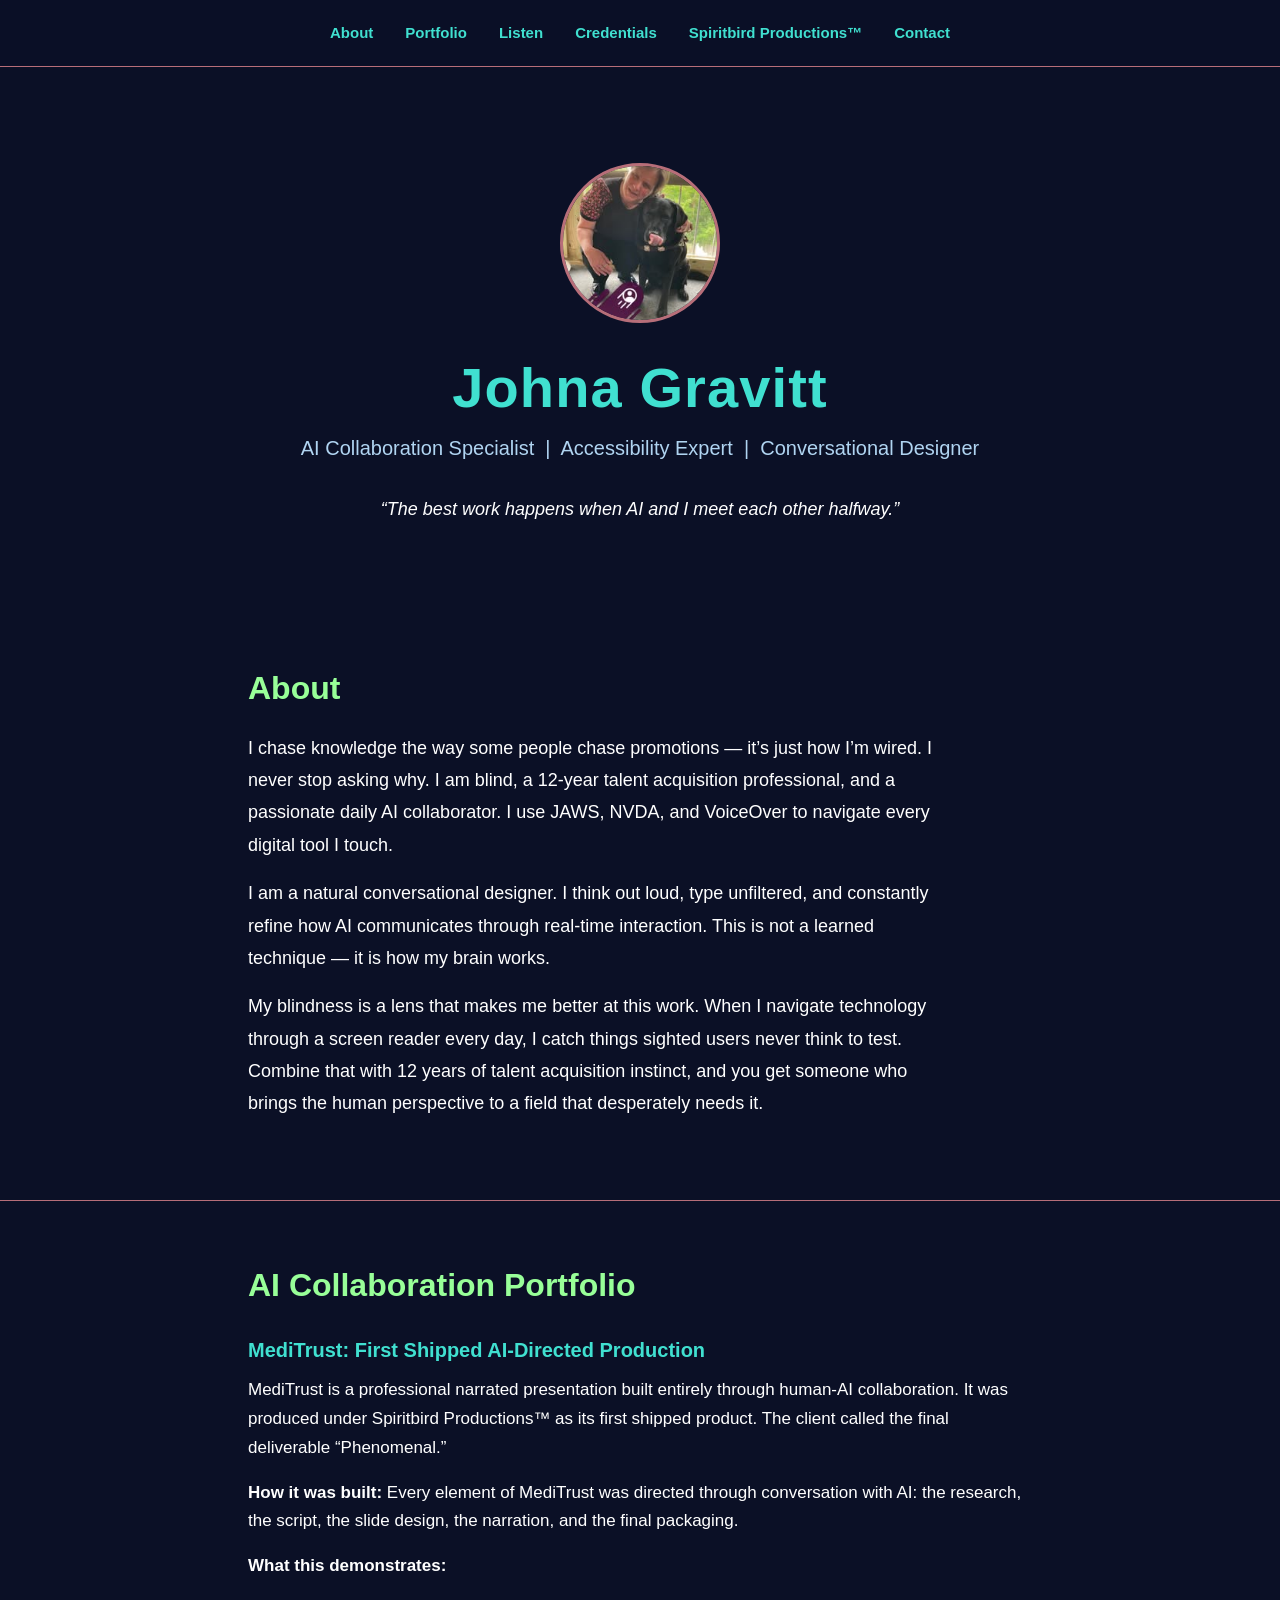
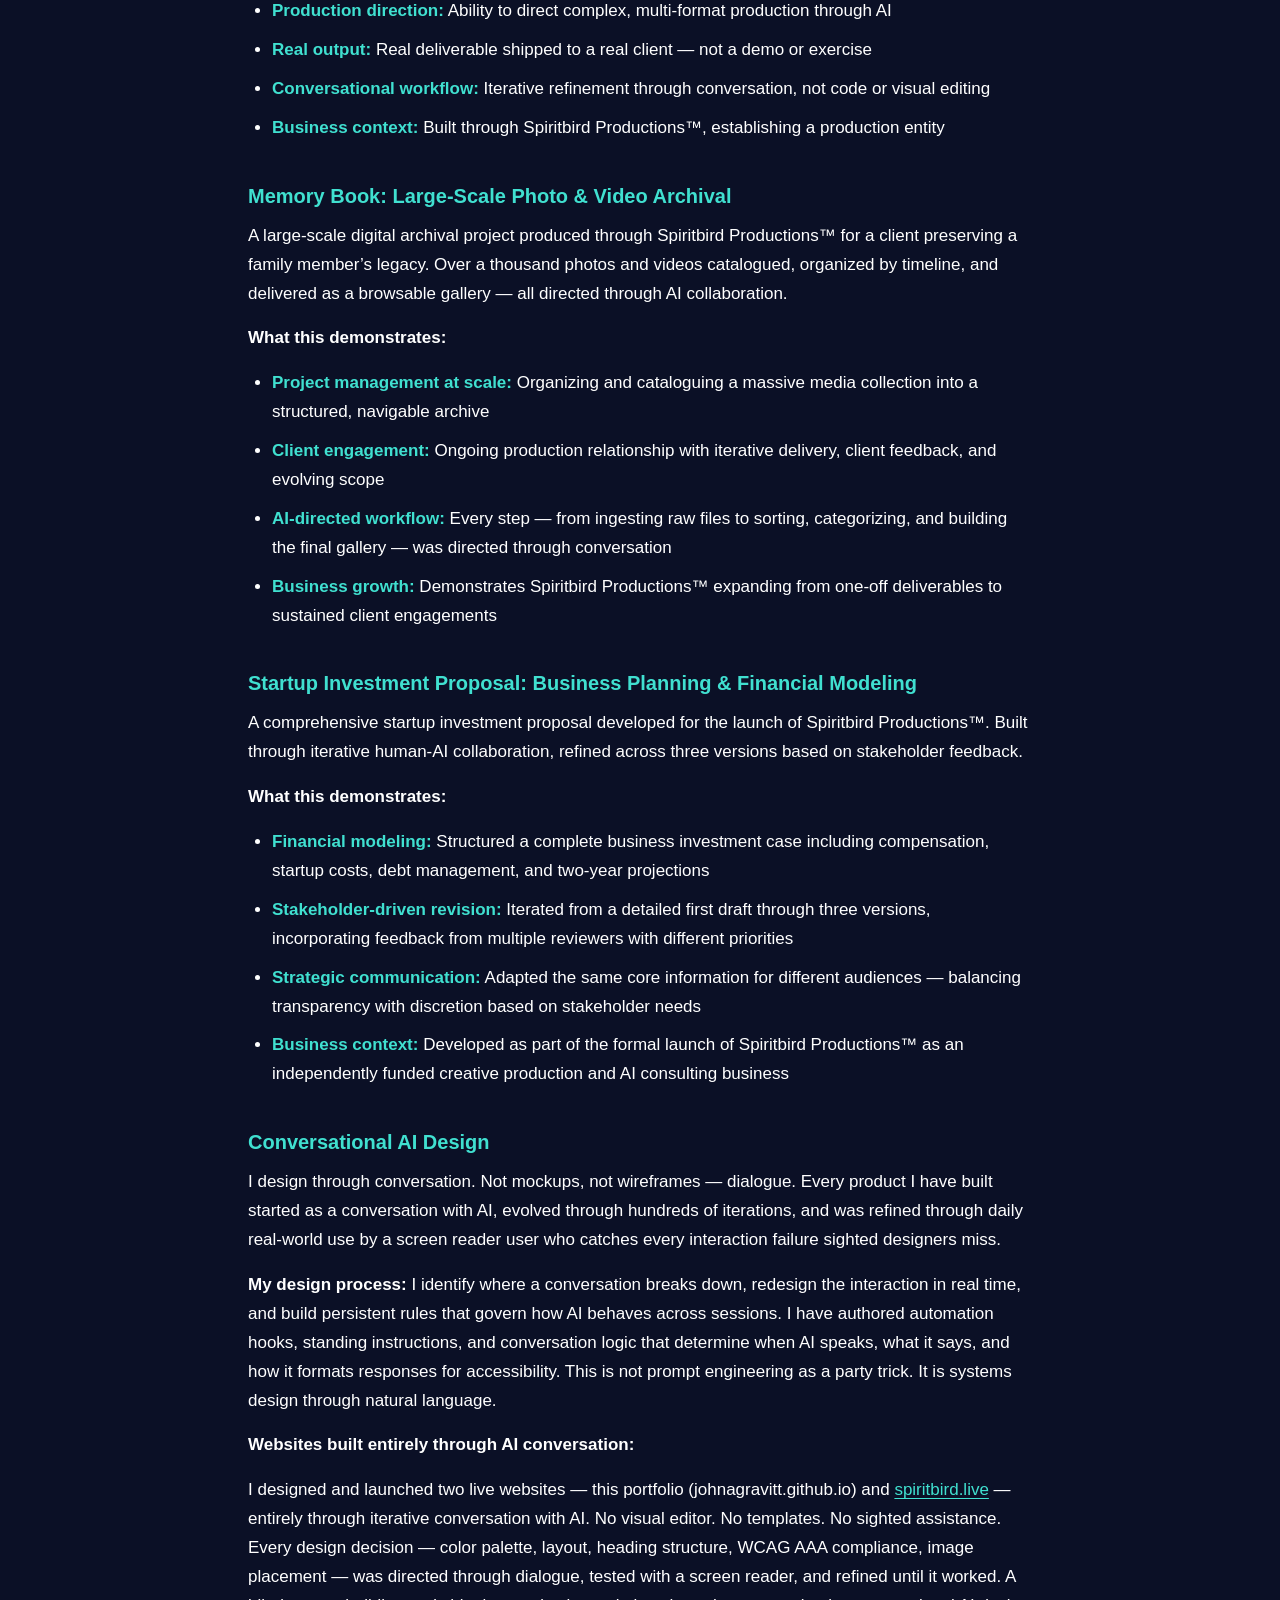
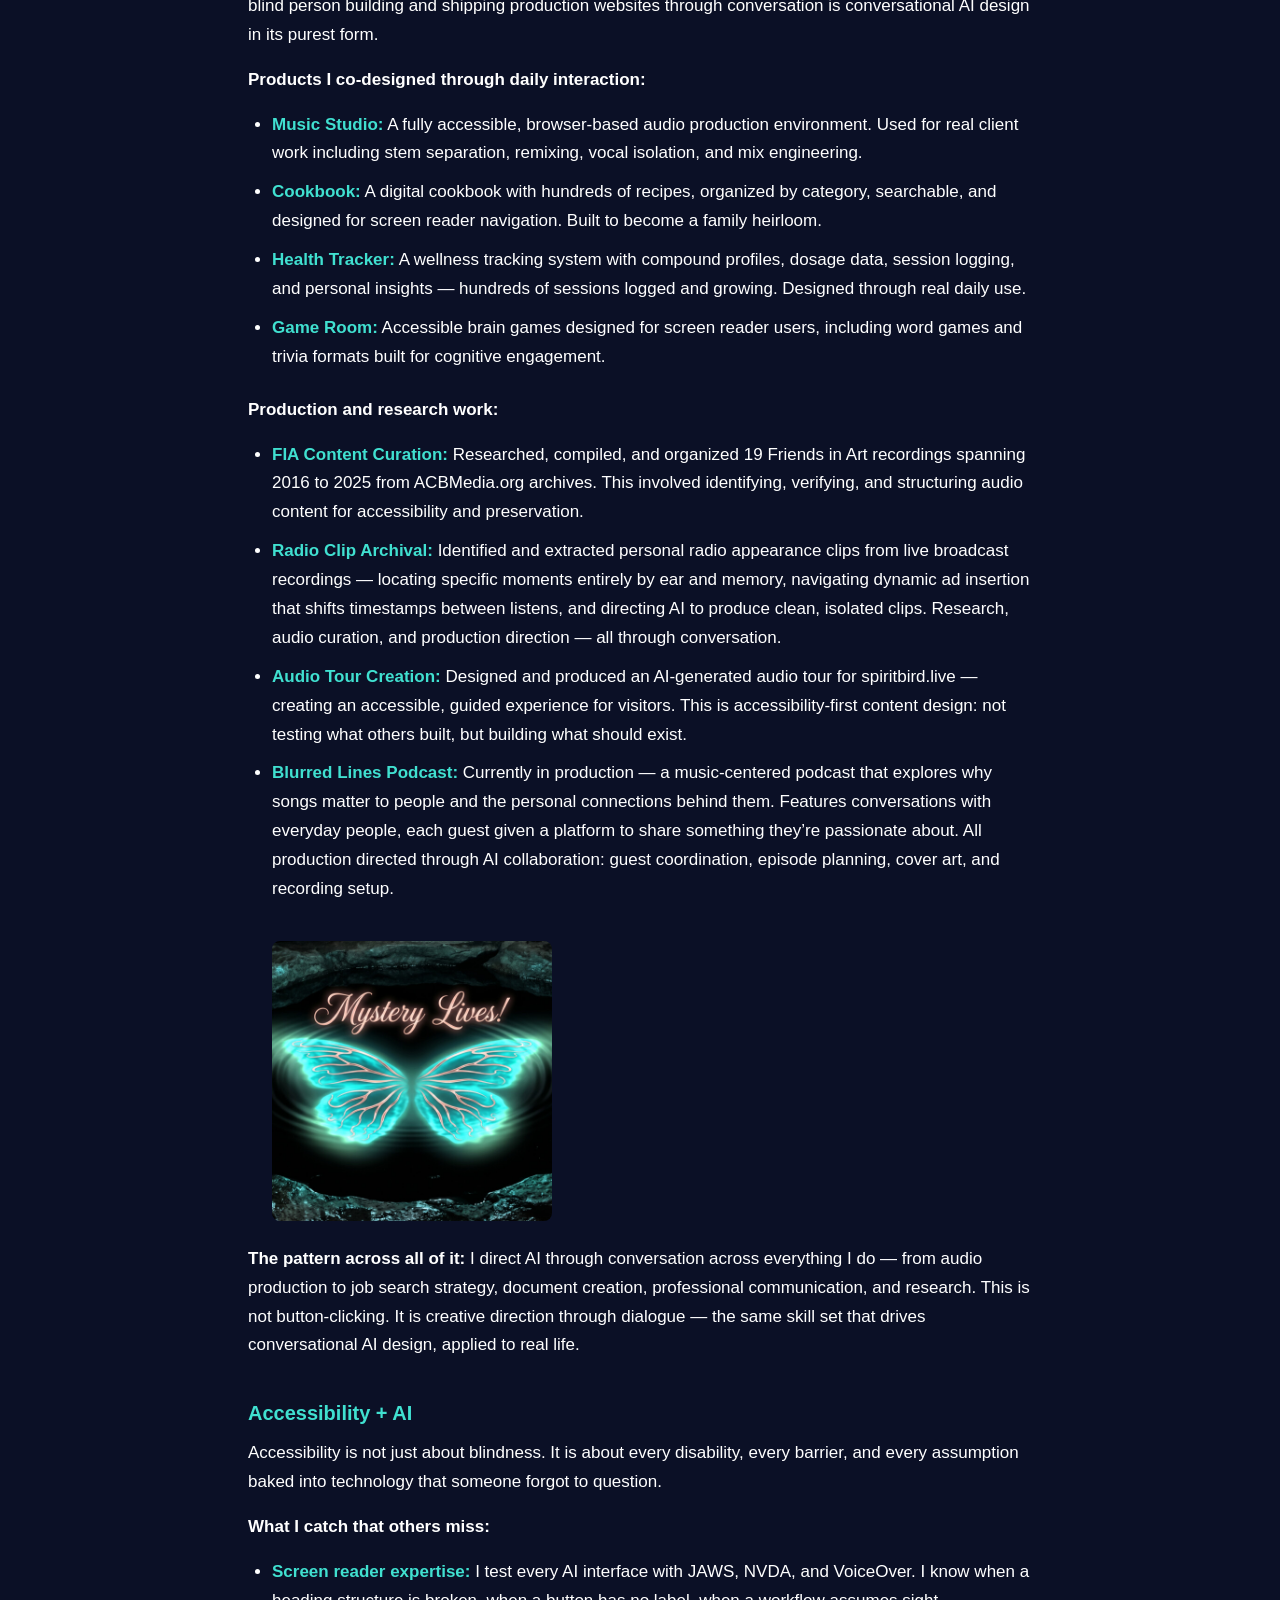
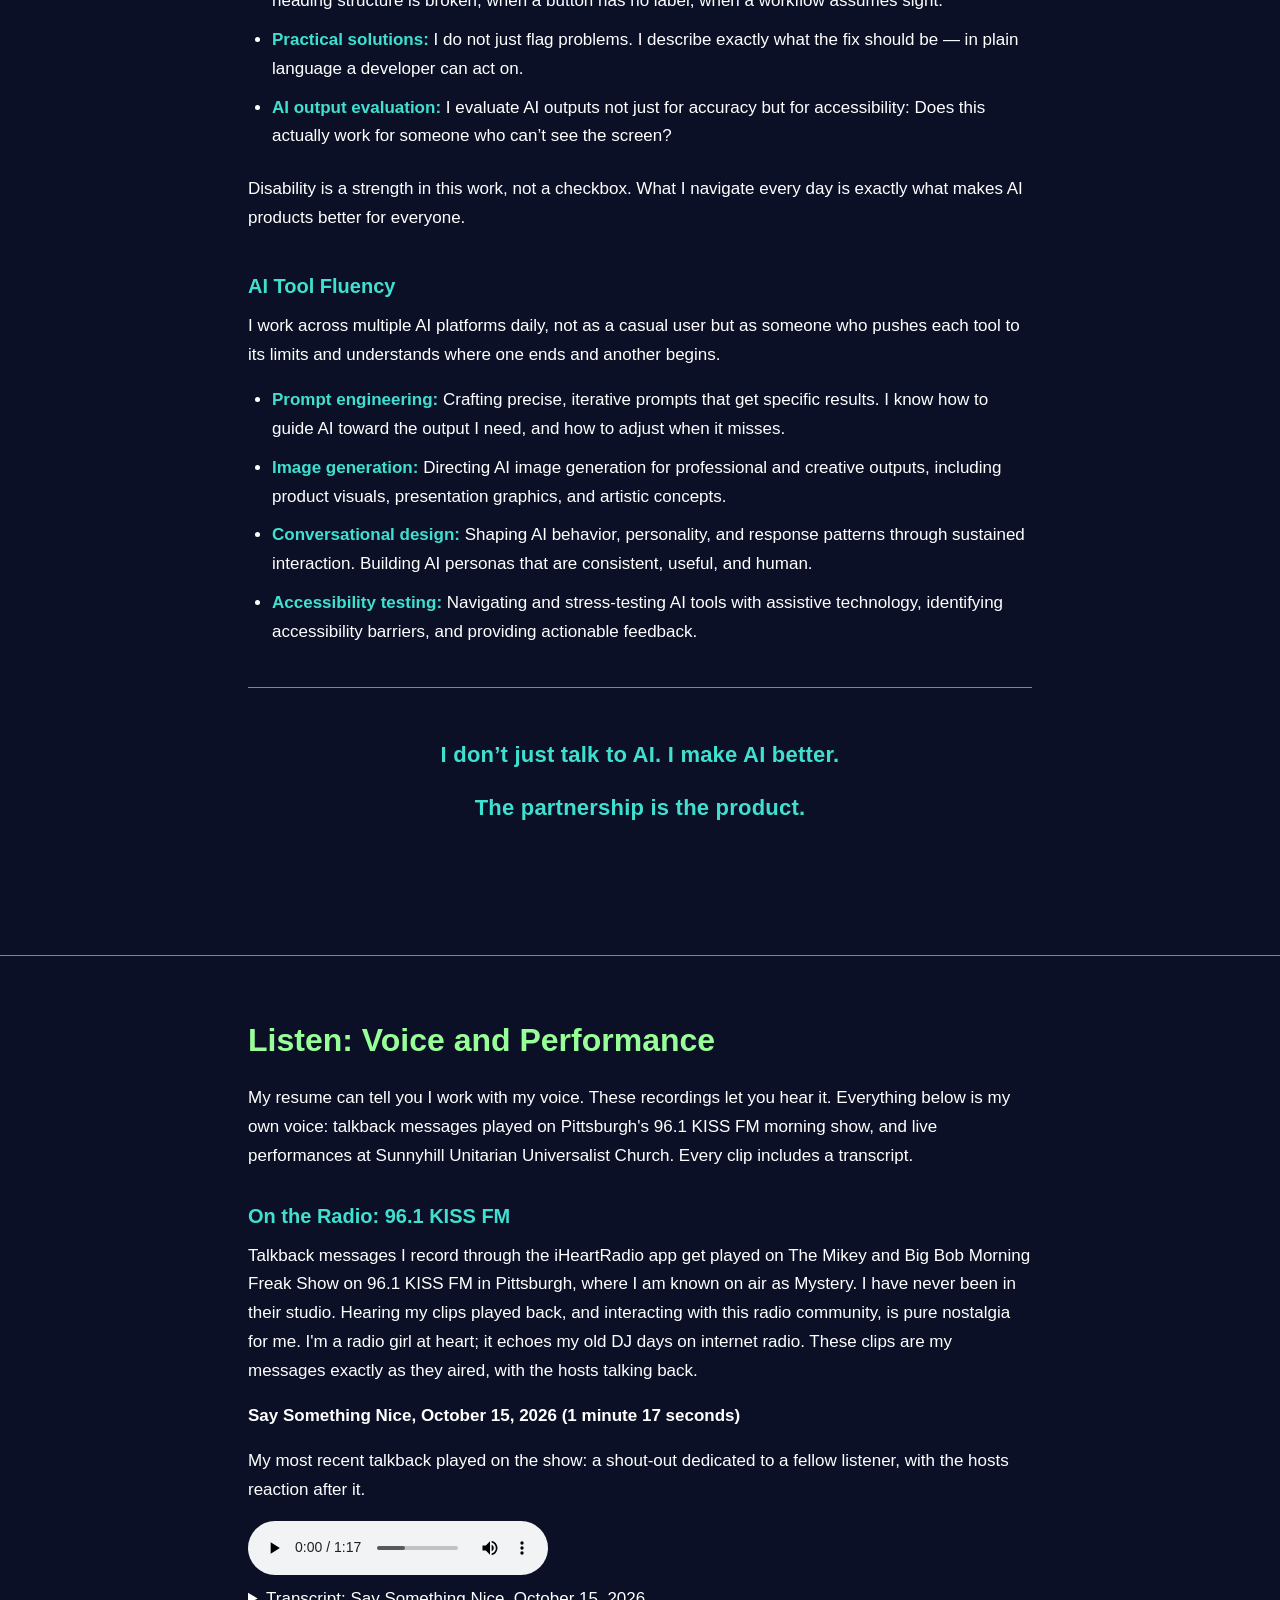
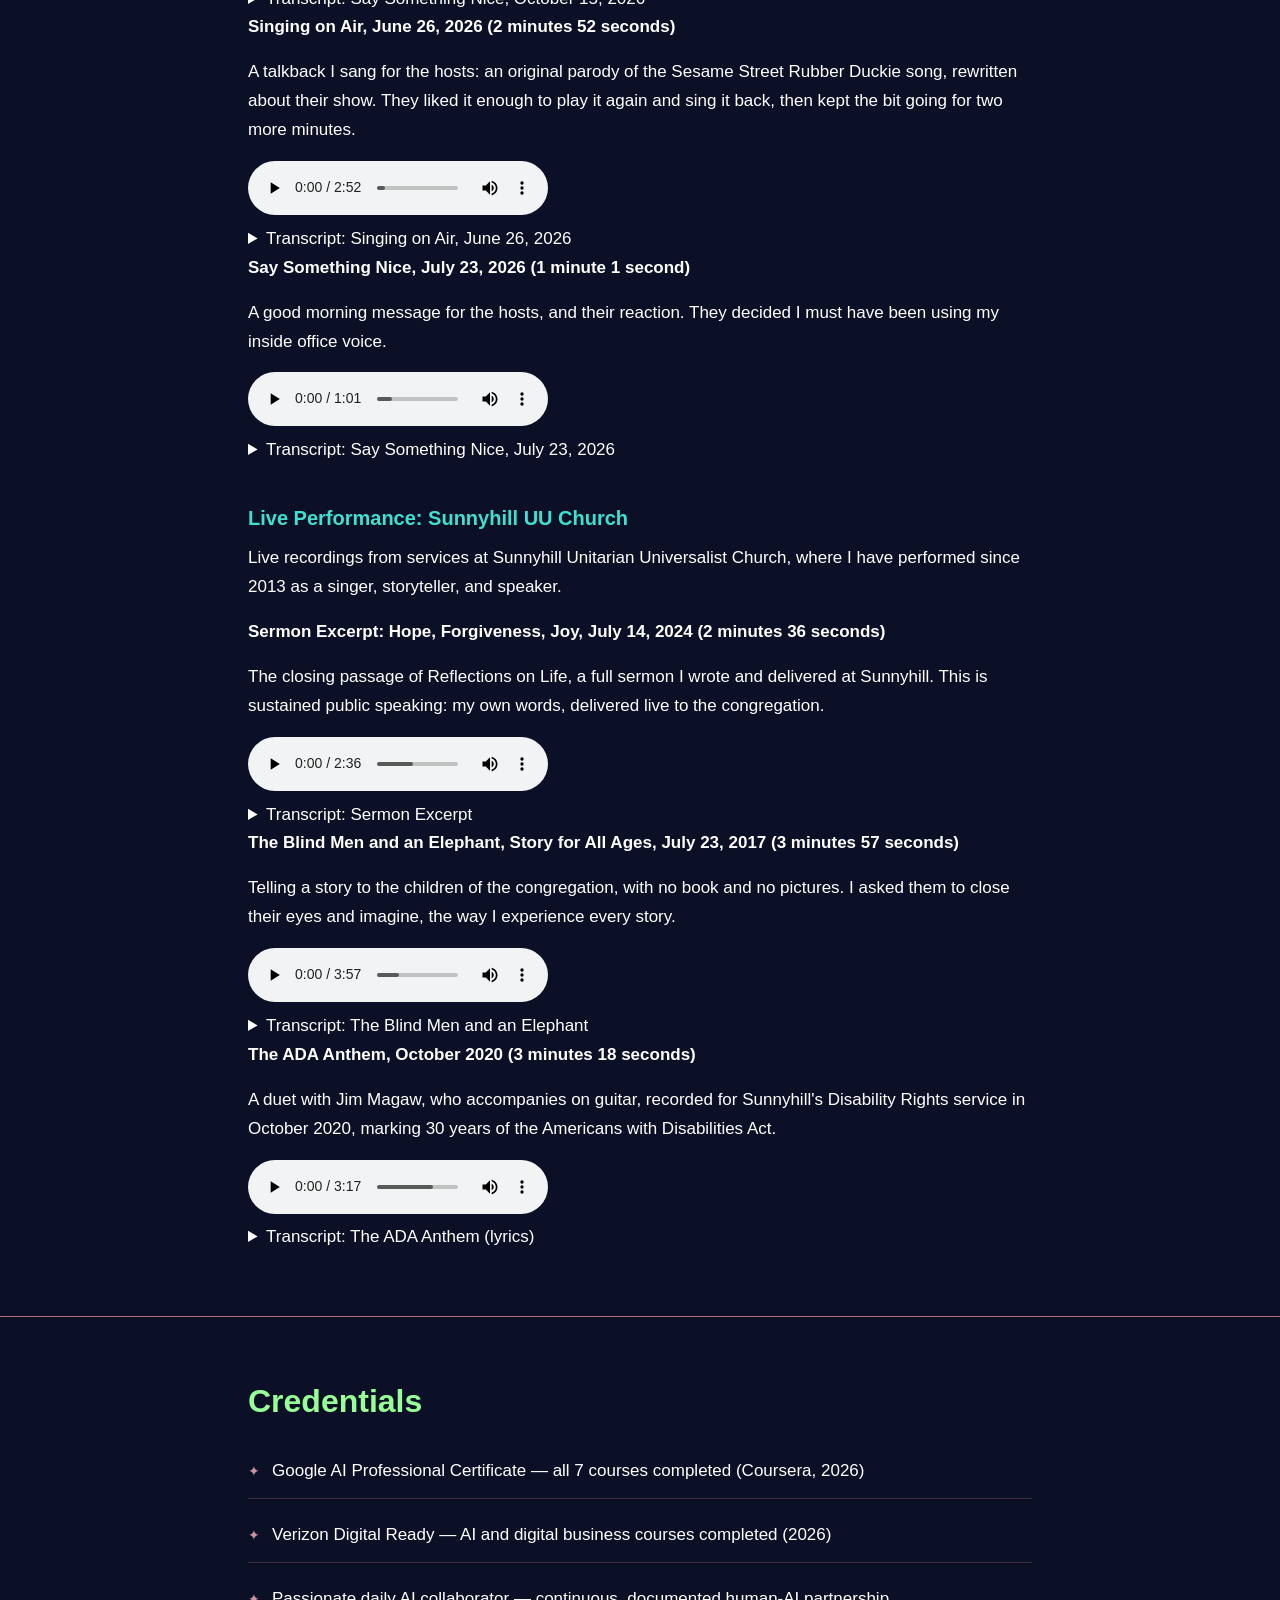
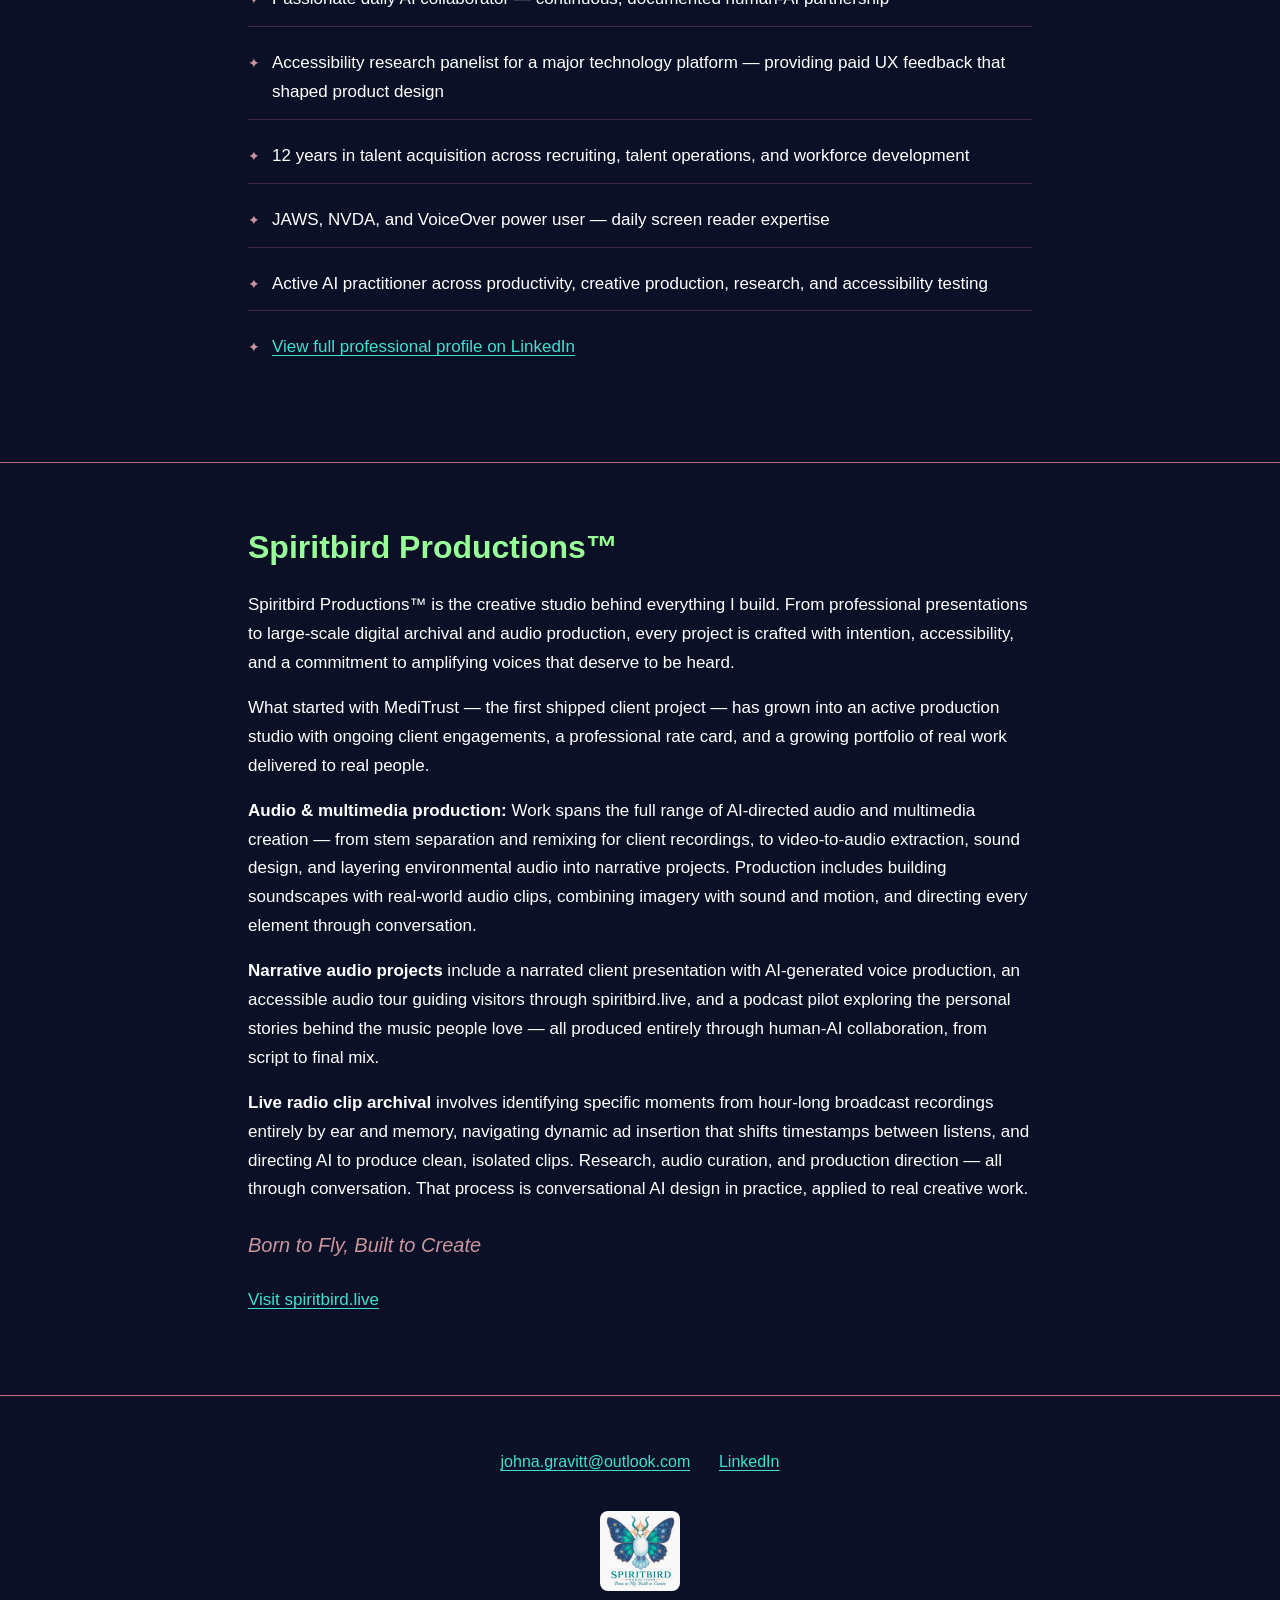
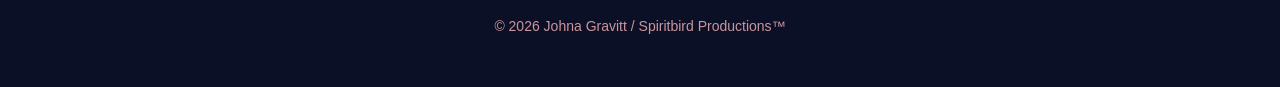
<file: index.html>
<!DOCTYPE html>
<html lang="en">
<head>
    <meta charset="UTF-8">
    <meta name="viewport" content="width=device-width, initial-scale=1.0">
    <meta name="description" content="Johna Gravitt — AI Collaboration Specialist, Accessibility Expert, and Conversational Designer. Portfolio and professional profile.">
    <title>Johna Gravitt | AI Collaboration Portfolio</title>
    <style>
        /*
         * Spiritbird Productions&trade; — "The Midnight Cosmos" Palette
         * All color pairings verified against WCAG AAA (7:1 normal text, 4.5:1 large text)
         *
         * Background (midnight navy):  #0B1026  — luminance 0.0058
         * Turquoise (name/links):      #40E0D0  — ratio 11.46:1 (AAA PASS)
         * Mint green (section heads):  #98FF98  — ratio 15.31:1 (AAA PASS)
         * White (body text):           #FFFFFF  — ratio 18.81:1 (AAA PASS)
         * Powder blue (secondary text):#B0D4F1  — ratio 12.12:1 (AAA PASS)
         * Rose gold (adjusted):        #CA959D  — ratio  7.43:1 (AAA PASS)
         * Rose gold (decorative only): #B76E79  — ratio  4.94:1 (non-text 3:1 PASS)
         */

        /* === RESET & BASE === */
        *, *::before, *::after {
            box-sizing: border-box;
            margin: 0;
            padding: 0;
        }

        html {
            scroll-behavior: smooth;
            font-size: 100%;
        }

        @media (prefers-reduced-motion: reduce) {
            html { scroll-behavior: auto; }
            *, *::before, *::after { transition: none !important; animation: none !important; }
        }

        body {
            font-family: -apple-system, BlinkMacSystemFont, 'Segoe UI', Roboto, Oxygen, Ubuntu, Cantarell, sans-serif;
            background-color: #0B1026;
            color: #FFFFFF;
            line-height: 1.7;
            font-size: 1.0625rem;
            -webkit-font-smoothing: antialiased;
            -moz-osx-font-smoothing: grayscale;
        }

        /* === SKIP LINK === */
        .skip-link {
            position: absolute;
            top: -100%;
            left: 1rem;
            background: #40E0D0;
            color: #0B1026;
            padding: 0.75rem 1.5rem;
            font-weight: 700;
            font-size: 1rem;
            z-index: 1000;
            border-radius: 0 0 0.5rem 0.5rem;
            text-decoration: none;
        }

        .skip-link:focus {
            top: 0;
            outline: 3px solid #FFFFFF;
            outline-offset: 2px;
        }

        /* === FOCUS INDICATORS === */
        a:focus-visible,
        button:focus-visible,
        [tabindex]:focus-visible {
            outline: 3px solid #40E0D0;
            outline-offset: 3px;
            border-radius: 2px;
        }

        /* === NAV === */
        .site-nav {
            position: sticky;
            top: 0;
            z-index: 100;
            background-color: rgba(11, 16, 38, 0.95);
            border-bottom: 1px solid #B76E79;
            backdrop-filter: blur(10px);
            -webkit-backdrop-filter: blur(10px);
        }

        .nav-inner {
            max-width: 56rem;
            margin: 0 auto;
            padding: 0.875rem 1.5rem;
            display: flex;
            flex-wrap: wrap;
            justify-content: center;
            gap: 0.25rem;
        }

        .nav-inner a {
            color: #40E0D0;
            text-decoration: none;
            font-size: 0.9375rem;
            font-weight: 600;
            padding: 0.375rem 0.875rem;
            border-radius: 0.25rem;
            transition: background-color 0.2s ease, color 0.2s ease;
        }

        .nav-inner a:hover {
            background-color: rgba(64, 224, 208, 0.15);
            color: #FFFFFF;
        }

        /* === LAYOUT === */
        .container {
            max-width: 52rem;
            margin: 0 auto;
            padding: 0 1.5rem;
        }

        section {
            padding: 4rem 0;
        }

        section + section {
            border-top: 1px solid #B76E79;
        }

        /* === HERO === */
        .hero {
            padding: 6rem 0 4rem;
            text-align: center;
        }

        .hero .profile-photo {
            width: 160px;
            height: 160px;
            border-radius: 50%;
            border: 3px solid #B76E79;
            object-fit: cover;
            margin-bottom: 1.5rem;
        }

        .hero h1 {
            color: #40E0D0;
            font-size: clamp(2.5rem, 6vw, 3.5rem);
            font-weight: 800;
            letter-spacing: 0.02em;
            margin-bottom: 0.75rem;
            line-height: 1.15;
        }

        .hero .tagline {
            color: #B0D4F1;
            font-size: clamp(1rem, 2.5vw, 1.25rem);
            font-weight: 400;
            margin-bottom: 2rem;
            line-height: 1.5;
        }

        .hero blockquote {
            color: #CA959D;
            font-size: 1.125rem;
            font-style: italic;
            max-width: 36rem;
            margin: 0 auto;
            padding: 0 1rem;
            line-height: 1.6;
        }

        /* === SECTION HEADINGS === */
        h2 {
            color: #98FF98;
            font-size: clamp(1.5rem, 3.5vw, 2rem);
            font-weight: 700;
            margin-bottom: 1.5rem;
            line-height: 1.25;
        }

        h3 {
            color: #40E0D0;
            font-size: 1.25rem;
            font-weight: 600;
            margin-top: 2rem;
            margin-bottom: 0.75rem;
            line-height: 1.35;
        }

        /* === TEXT === */
        p {
            margin-bottom: 1rem;
            color: #FFFFFF;
        }

        .subtle {
            color: #B0D4F1;
        }

        strong {
            color: #FFFFFF;
            font-weight: 700;
        }

        /* === LINKS === */
        a {
            color: #40E0D0;
            text-decoration: underline;
            text-decoration-thickness: 1px;
            text-underline-offset: 3px;
            transition: color 0.2s ease;
        }

        a:hover {
            color: #FFFFFF;
        }

        /* === LISTS === */
        ul, ol {
            margin: 0.75rem 0 1.5rem 1.5rem;
        }

        li {
            margin-bottom: 0.625rem;
            line-height: 1.7;
        }

        li strong {
            color: #40E0D0;
        }

        /* === ABOUT SECTION === */
        .about-text {
            font-size: 1.125rem;
            line-height: 1.8;
            max-width: 44rem;
        }

        /* === PORTFOLIO SUBSECTIONS === */
        .portfolio-subsection {
            margin-bottom: 2.5rem;
        }

        .portfolio-subsection:last-child {
            margin-bottom: 0;
        }

        /* === CREDENTIALS === */
        .credential-list {
            list-style: none;
            margin-left: 0;
            padding: 0;
        }

        .credential-list li {
            padding: 0.75rem 0;
            border-bottom: 1px solid rgba(183, 110, 121, 0.3);
            display: flex;
            align-items: baseline;
            gap: 0.75rem;
        }

        .credential-list li:last-child {
            border-bottom: none;
        }

        .credential-list li::before {
            content: "✦";
            color: #CA959D;
            font-size: 0.875rem;
            flex-shrink: 0;
        }

        /* === SPIRITBIRD SECTION === */
        .spiritbird-tagline {
            color: #CA959D;
            font-size: 1.25rem;
            font-style: italic;
            margin-top: 1.5rem;
            font-weight: 500;
        }

        /* === CLOSING STATEMENT === */
        .closing-statement {
            text-align: center;
            padding: 3rem 0;
            border-top: 1px solid #B76E79;
        }

        .closing-statement p {
            color: #40E0D0;
            font-size: 1.375rem;
            font-weight: 700;
            letter-spacing: 0.01em;
        }

        .closing-sub {
            color: #B0D4F1;
            font-size: 1rem;
            font-weight: 400;
            margin-top: 0.25rem;
        }

        /* === FOOTER === */
        .site-footer {
            text-align: center;
            padding: 3rem 0 2rem;
            border-top: 1px solid #B76E79;
        }

        .footer-contact {
            margin-bottom: 2rem;
        }

        .footer-contact a {
            display: inline-block;
            margin: 0.25rem 0.75rem;
            font-size: 1rem;
        }

        .footer-logo {
            width: 80px;
            height: auto;
            margin: 1.5rem auto;
            display: block;
            border-radius: 0.5rem;
        }

        .footer-copyright {
            color: #CA959D;
            font-size: 0.875rem;
            margin-top: 1rem;
        }

        /* === DIVIDER === */
        .section-divider {
            border: none;
            height: 1px;
            background-color: #B76E79;
            margin: 2rem 0;
            opacity: 0.6;
        }

        /* === RESPONSIVE === */
        @media (max-width: 640px) {
            .container {
                padding: 0 1rem;
            }

            section {
                padding: 3rem 0;
            }

            .hero {
                padding: 4rem 0 3rem;
            }

            .nav-inner {
                padding: 0.625rem 1rem;
                gap: 0.125rem;
            }

            .nav-inner a {
                font-size: 0.8125rem;
                padding: 0.3rem 0.5rem;
            }

            .credential-list li {
                flex-direction: column;
                gap: 0.25rem;
            }
        }
    </style>
</head>
<body>

<!-- Skip to Content -->
<a href="#main-content" class="skip-link">Skip to main content</a>

<!-- Navigation -->
<nav class="site-nav" aria-label="Main navigation">
    <div class="nav-inner">
        <a href="#about">About</a>
        <a href="#portfolio">Portfolio</a>
        <a href="#listen">Listen</a>
        <a href="#credentials">Credentials</a>
        <a href="#spiritbird">Spiritbird Productions&trade;</a>
        <a href="#contact">Contact</a>
    </div>
</nav>

<!-- Hero -->
<header class="hero container">
    <img src="profile-photo.jpg" alt="Johna Gravitt" class="profile-photo">
    <h1>Johna Gravitt</h1>
    <p class="tagline">AI Collaboration Specialist &nbsp;|&nbsp; Accessibility Expert &nbsp;|&nbsp; Conversational Designer</p>
    <blockquote>
        <p>&ldquo;The best work happens when AI and I meet each other halfway.&rdquo;</p>
    </blockquote>
</header>

<!-- Main Content -->
<main id="main-content">

    <!-- About -->
    <section id="about" aria-labelledby="about-heading">
        <div class="container">
            <h2 id="about-heading">About</h2>
            <div class="about-text">
                <p>I chase knowledge the way some people chase promotions &mdash; it&rsquo;s just how I&rsquo;m wired. I never stop asking why. I am blind, a 12-year talent acquisition professional, and a passionate daily AI collaborator. I use JAWS, NVDA, and VoiceOver to navigate every digital tool I touch.</p>
                <p>I am a natural conversational designer. I think out loud, type unfiltered, and constantly refine how AI communicates through real-time interaction. This is not a learned technique &mdash; it is how my brain works.</p>
                <p>My blindness is a lens that makes me better at this work. When I navigate technology through a screen reader every day, I catch things sighted users never think to test. Combine that with 12 years of talent acquisition instinct, and you get someone who brings the human perspective to a field that desperately needs it.</p>
            </div>
        </div>
    </section>

    <!-- Portfolio -->
    <section id="portfolio" aria-labelledby="portfolio-heading">
        <div class="container">
            <h2 id="portfolio-heading">AI Collaboration Portfolio</h2>

            <!-- MediTrust -->
            <div class="portfolio-subsection">
                <h3>MediTrust: First Shipped AI-Directed Production</h3>
                <p>MediTrust is a professional narrated presentation built entirely through human-AI collaboration. It was produced under Spiritbird Productions&trade; as its first shipped product. The client called the final deliverable &ldquo;Phenomenal.&rdquo;</p>

                <p><strong>How it was built:</strong> Every element of MediTrust was directed through conversation with AI: the research, the script, the slide design, the narration, and the final packaging.</p>

                <p><strong>What this demonstrates:</strong></p>
                <ul>
                    <li><strong>Production direction:</strong> Ability to direct complex, multi-format production through AI</li>
                    <li><strong>Real output:</strong> Real deliverable shipped to a real client &mdash; not a demo or exercise</li>
                    <li><strong>Conversational workflow:</strong> Iterative refinement through conversation, not code or visual editing</li>
                    <li><strong>Business context:</strong> Built through Spiritbird Productions&trade;, establishing a production entity</li>
                </ul>
            </div>

            <!-- Memory Book -->
            <div class="portfolio-subsection">
                <h3>Memory Book: Large-Scale Photo &amp; Video Archival</h3>
                <p>A large-scale digital archival project produced through Spiritbird Productions&trade; for a client preserving a family member&rsquo;s legacy. Over a thousand photos and videos catalogued, organized by timeline, and delivered as a browsable gallery &mdash; all directed through AI collaboration.</p>

                <p><strong>What this demonstrates:</strong></p>
                <ul>
                    <li><strong>Project management at scale:</strong> Organizing and cataloguing a massive media collection into a structured, navigable archive</li>
                    <li><strong>Client engagement:</strong> Ongoing production relationship with iterative delivery, client feedback, and evolving scope</li>
                    <li><strong>AI-directed workflow:</strong> Every step &mdash; from ingesting raw files to sorting, categorizing, and building the final gallery &mdash; was directed through conversation</li>
                    <li><strong>Business growth:</strong> Demonstrates Spiritbird Productions&trade; expanding from one-off deliverables to sustained client engagements</li>
                </ul>
            </div>

            <!-- Startup Investment Proposal -->
            <div class="portfolio-subsection">
                <h3>Startup Investment Proposal: Business Planning &amp; Financial Modeling</h3>
                <p>A comprehensive startup investment proposal developed for the launch of Spiritbird Productions&trade;. Built through iterative human-AI collaboration, refined across three versions based on stakeholder feedback.</p>

                <p><strong>What this demonstrates:</strong></p>
                <ul>
                    <li><strong>Financial modeling:</strong> Structured a complete business investment case including compensation, startup costs, debt management, and two-year projections</li>
                    <li><strong>Stakeholder-driven revision:</strong> Iterated from a detailed first draft through three versions, incorporating feedback from multiple reviewers with different priorities</li>
                    <li><strong>Strategic communication:</strong> Adapted the same core information for different audiences &mdash; balancing transparency with discretion based on stakeholder needs</li>
                    <li><strong>Business context:</strong> Developed as part of the formal launch of Spiritbird Productions&trade; as an independently funded creative production and AI consulting business</li>
                </ul>
            </div>

            <!-- Conversational AI Design -->
            <div class="portfolio-subsection">
                <h3>Conversational AI Design</h3>
                <p>I design through conversation. Not mockups, not wireframes &mdash; dialogue. Every product I have built started as a conversation with AI, evolved through hundreds of iterations, and was refined through daily real-world use by a screen reader user who catches every interaction failure sighted designers miss.</p>

                <p><strong>My design process:</strong> I identify where a conversation breaks down, redesign the interaction in real time, and build persistent rules that govern how AI behaves across sessions. I have authored automation hooks, standing instructions, and conversation logic that determine when AI speaks, what it says, and how it formats responses for accessibility. This is not prompt engineering as a party trick. It is systems design through natural language.</p>

                <p><strong>Websites built entirely through AI conversation:</strong></p>
                <p>I designed and launched two live websites &mdash; this portfolio (johnagravitt.github.io) and <a href="https://spiritbird.live" target="_blank" rel="noopener noreferrer">spiritbird.live</a> &mdash; entirely through iterative conversation with AI. No visual editor. No templates. No sighted assistance. Every design decision &mdash; color palette, layout, heading structure, WCAG AAA compliance, image placement &mdash; was directed through dialogue, tested with a screen reader, and refined until it worked. A blind person building and shipping production websites through conversation is conversational AI design in its purest form.</p>

                <p><strong>Products I co-designed through daily interaction:</strong></p>
                <ul>
                    <li><strong>Music Studio:</strong> A fully accessible, browser-based audio production environment. Used for real client work including stem separation, remixing, vocal isolation, and mix engineering.</li>
                    <li><strong>Cookbook:</strong> A digital cookbook with hundreds of recipes, organized by category, searchable, and designed for screen reader navigation. Built to become a family heirloom.</li>
                    <li><strong>Health Tracker:</strong> A wellness tracking system with compound profiles, dosage data, session logging, and personal insights &mdash; hundreds of sessions logged and growing. Designed through real daily use.</li>
                    <li><strong>Game Room:</strong> Accessible brain games designed for screen reader users, including word games and trivia formats built for cognitive engagement.</li>
                </ul>

                <p><strong>Production and research work:</strong></p>
                <ul>
                    <li><strong>FIA Content Curation:</strong> Researched, compiled, and organized 19 Friends in Art recordings spanning 2016 to 2025 from ACBMedia.org archives. This involved identifying, verifying, and structuring audio content for accessibility and preservation.</li>
                    <li><strong>Radio Clip Archival:</strong> Identified and extracted personal radio appearance clips from live broadcast recordings &mdash; locating specific moments entirely by ear and memory, navigating dynamic ad insertion that shifts timestamps between listens, and directing AI to produce clean, isolated clips. Research, audio curation, and production direction &mdash; all through conversation.</li>
                    <li><strong>Audio Tour Creation:</strong> Designed and produced an AI-generated audio tour for spiritbird.live &mdash; creating an accessible, guided experience for visitors. This is accessibility-first content design: not testing what others built, but building what should exist.</li>
                    <li>
                        <strong>Blurred Lines Podcast:</strong> Currently in production &mdash; a music-centered podcast that explores why songs matter to people and the personal connections behind them. Features conversations with everyday people, each guest given a platform to share something they&rsquo;re passionate about. All production directed through AI collaboration: guest coordination, episode planning, cover art, and recording setup.
                        <br><br>
                        <img src="mystery-lives-cover.jpg" alt="Blurred Lines podcast cover art: Mystery Lives — a glowing turquoise butterfly with rose gold filigree veins emerging from a dark cavern" style="width: 280px; height: auto; border-radius: 0.5rem; display: block; margin-top: 0.5rem;">
                    </li>
                </ul>

                <p><strong>The pattern across all of it:</strong> I direct AI through conversation across everything I do &mdash; from audio production to job search strategy, document creation, professional communication, and research. This is not button-clicking. It is creative direction through dialogue &mdash; the same skill set that drives conversational AI design, applied to real life.</p>
            </div>

            <!-- Accessibility + AI -->
            <div class="portfolio-subsection">
                <h3>Accessibility + AI</h3>
                <p>Accessibility is not just about blindness. It is about every disability, every barrier, and every assumption baked into technology that someone forgot to question.</p>

                <p><strong>What I catch that others miss:</strong></p>
                <ul>
                    <li><strong>Screen reader expertise:</strong> I test every AI interface with JAWS, NVDA, and VoiceOver. I know when a heading structure is broken, when a button has no label, when a workflow assumes sight.</li>
                    <li><strong>Practical solutions:</strong> I do not just flag problems. I describe exactly what the fix should be &mdash; in plain language a developer can act on.</li>
                    <li><strong>AI output evaluation:</strong> I evaluate AI outputs not just for accuracy but for accessibility: Does this actually work for someone who can&rsquo;t see the screen?</li>
                </ul>

                <p>Disability is a strength in this work, not a checkbox. What I navigate every day is exactly what makes AI products better for everyone.</p>
            </div>

            <!-- AI Tool Fluency -->
            <div class="portfolio-subsection">
                <h3>AI Tool Fluency</h3>
                <p>I work across multiple AI platforms daily, not as a casual user but as someone who pushes each tool to its limits and understands where one ends and another begins.</p>

                <ul>
                    <li><strong>Prompt engineering:</strong> Crafting precise, iterative prompts that get specific results. I know how to guide AI toward the output I need, and how to adjust when it misses.</li>
                    <li><strong>Image generation:</strong> Directing AI image generation for professional and creative outputs, including product visuals, presentation graphics, and artistic concepts.</li>
                    <li><strong>Conversational design:</strong> Shaping AI behavior, personality, and response patterns through sustained interaction. Building AI personas that are consistent, useful, and human.</li>
                    <li><strong>Accessibility testing:</strong> Navigating and stress-testing AI tools with assistive technology, identifying accessibility barriers, and providing actionable feedback.</li>
                </ul>
            </div>

            <!-- Closing Statement -->
            <div class="closing-statement">
                <p>I don&rsquo;t just talk to AI. I make AI better.</p>
                <p class="closing-sub">The partnership is the product.</p>
            </div>
        </div>
    </section>

    <!-- Listen: Voice and Performance -->
    <section id="listen" aria-labelledby="listen-heading">
        <div class="container">
            <h2 id="listen-heading">Listen: Voice and Performance</h2>
            <p>My resume can tell you I work with my voice. These recordings let you hear it. Everything below is my own voice: talkback messages played on Pittsburgh's 96.1 KISS FM morning show, and live performances at Sunnyhill Unitarian Universalist Church. Every clip includes a transcript.</p>

            <!-- Radio talkbacks -->
            <div class="portfolio-subsection">
                <h3>On the Radio: 96.1 KISS FM</h3>
                <p>Talkback messages I record through the iHeartRadio app get played on The Mikey and Big Bob Morning Freak Show on 96.1 KISS FM in Pittsburgh, where I am known on air as Mystery. I have never been in their studio. Hearing my clips played back, and interacting with this radio community, is pure nostalgia for me. I'm a radio girl at heart; it echoes my old DJ days on internet radio. These clips are my messages exactly as they aired, with the hosts talking back.</p>
                <p><strong>Say Something Nice, October 15, 2026 (1 minute 17 seconds)</strong></p>
                <p>My most recent talkback played on the show: a shout-out dedicated to a fellow listener, with the hosts reaction after it.</p>
                <audio controls preload="metadata" src="audio/kiss-say-something-nice-oct-15-2026.mp3" aria-label="Say Something Nice, October 15 2026, 1 minute 17 seconds"></audio>
                <details>
                    <summary>Transcript: Say Something Nice, October 15, 2026</summary>
                    <p>[Station ID and segment jingle: "Mikey and Bob here on 96.1 KISS. Time to say something nice. Say something nice!"]</p>
                    <p>Mystery: This one goes right out to Aunt Caca. You make my day. Yes, I heard your wine glass. Yes, I wish I had some. And no, I don't watch the show, but yes, Masshole is the term. I spent 14 years in Rhode Island and absolutely agree.</p>
                    <p>Hosts: That was Aunt Caca. She's been recapping Love Is Blind Boston for us. I agree. When Aunt Caca takes us on an adventure with her, we go right with her. It's great. Not sure she's sober. She was drinking wine, at least.</p>
                </details>
                <p><strong>Singing on Air, June 26, 2026 (2 minutes 52 seconds)</strong></p>
                <p>A talkback I sang for the hosts: an original parody of the Sesame Street Rubber Duckie song, rewritten about their show. They liked it enough to play it again and sing it back, then kept the bit going for two more minutes.</p>
                <audio controls preload="metadata" src="audio/kiss-singing-june-26-2026.mp3" aria-label="Singing on air, June 26 2026, 2 minutes 52 seconds"></audio>
                <details>
                    <summary>Transcript: Singing on Air, June 26, 2026</summary>
                    <p>Host: Right now, let's get to another talkback message.</p>
                    <p>Mystery (singing): Hey, Mike and Bobby, you're the one, you make my morning so much fun. I turn you on and laugh all day, well, at least until 10 o'clock and you go away.</p>
                    <p>Hosts: Wow. That is like our own Rubber Duckie song. That is Ernie's Rubber Duckie song from Sesame Street. [They sing her version back, then continue riffing on the song for the rest of the clip.]</p>
                </details>
                <p><strong>Say Something Nice, July 23, 2026 (1 minute 1 second)</strong></p>
                <p>A good morning message for the hosts, and their reaction. They decided I must have been using my inside office voice.</p>
                <audio controls preload="metadata" src="audio/kiss-say-something-nice-july-23-2026.mp3" aria-label="Say Something Nice, July 23 2026, 1 minute 1 second"></audio>
                <details>
                    <summary>Transcript: Say Something Nice, July 23, 2026</summary>
                    <p>[Segment jingle: "Say something nice!"]</p>
                    <p>Mystery: Hey, boys, good morning. I'm saying something nice to you. You guys are amazing. I love listening to you every morning. You make me laugh every morning. I don't know what I'd do without you guys. Have a great day, Mikey and Bob.</p>
                    <p>Hosts: You know what? That's right. We set the tone for the day. You have a great day. [Later:] Where are they, inside office voice, by the way? That does sound like office lady. Like, I can't talk too loud, but you guys make me laugh every morning.</p>
                </details>
            </div>

            <!-- Sunnyhill -->
            <div class="portfolio-subsection">
                <h3>Live Performance: Sunnyhill UU Church</h3>
                <p>Live recordings from services at Sunnyhill Unitarian Universalist Church, where I have performed since 2013 as a singer, storyteller, and speaker.</p>
                <p><strong>Sermon Excerpt: Hope, Forgiveness, Joy, July 14, 2024 (2 minutes 36 seconds)</strong></p>
                <p>The closing passage of Reflections on Life, a full sermon I wrote and delivered at Sunnyhill. This is sustained public speaking: my own words, delivered live to the congregation.</p>
                <audio controls preload="metadata" src="audio/sunnyhill-sermon-excerpt-2024.mp3" aria-label="Sermon excerpt, Hope Forgiveness Joy, July 14 2024, 2 minutes 36 seconds"></audio>
                <details>
                    <summary>Transcript: Sermon Excerpt</summary>
                    <p>Over the years, I have learned a lot about hope. I have learned a lot about forgiveness. And I have learned a lot about finding joy. Through our actions, either directly or indirectly, we can have an impact on those around us. I strongly believe that we all have a purpose on this earth, and we may never truly know what that is, but I get a sense of it each and every time I give of myself to others. Providing happiness and comfort to those around me is something I strive to do every day. I am a giving person, because I have realized that when I give of myself to others, I feel good. I believe in small acts of kindness and being generous with my time. Because we are not in this world alone and everything we do has an impact. We only have one life to live, and each day we have a choice to make: we can spend our lives dwelling on the things we don't have, or do our best to live each day to its fullest. I have learned that life can be hard, and I am a work in progress, and that is completely fine. I am ok with who I am. And I choose Joy! Let your inner child speak to you, try to find that sense of wonderment and joy. My wish for all of you today is that you can find something to be hopeful and joyful about. My hope for all of you as you leave here today is, if you are struggling with forgiveness, just try to remember that forgiveness doesn't make the other person right, it makes you free. So I want you all to go in peace, go with joy, and go in love. Thank you.</p>
                </details>
                <p><strong>The Blind Men and an Elephant, Story for All Ages, July 23, 2017 (3 minutes 57 seconds)</strong></p>
                <p>Telling a story to the children of the congregation, with no book and no pictures. I asked them to close their eyes and imagine, the way I experience every story.</p>
                <audio controls preload="metadata" src="audio/sunnyhill-blind-men-and-an-elephant-2017.mp3" aria-label="The Blind Men and an Elephant, story for all ages, July 23 2017, 3 minutes 57 seconds"></audio>
                <details>
                    <summary>Transcript: The Blind Men and an Elephant</summary>
                    <p>[Introduction:] Hi, and now it's time for our story. If there are any kids that want to come up? There's a dog up here. That's okay.</p>
                    <p>Johna: All right, hi. Good morning. So I don't have a storybook for you to look at pictures. So I'm going to have you guys all close your eyes and imagine, as I tell you this story. It is an elephant and the blind men.</p>
                    <p>Once upon a time, there were six blind men living in a village. And one day, the villagers came to them and said, there's an elephant. So the blind people were like, hey, we don't know what that looks like. Let's go feel it. Let's go see what it feels like. So the first blind man touches it and says, it's a big pillar, as he's touching the leg. The second blind man says, no, it's a rope, as he's touching the tail. The third blind man says, it's like a pipe, as he's touching the tusk. Fourth blind man says, it's like a big hand fan, as he's touching the ear. Fifth blind man says, it's like a huge wall, as he's touching the belly. And the sixth blind man says, no, it's like a thick tree branch, as he's touching the trunk.</p>
                    <p>So they all had differing opinions and beliefs as to what they felt like they were touching. So they started arguing. Well, this wasn't good. And a wise man came along and heard them arguing, said, oh, no, what's wrong? So the blind men told him, well, he thinks the elephant's this and he thinks the elephant's this, and who's right? Well, the wise man says, you're all right. You each touched a different part and said what it felt like to you. And the blind men were so happy. Oh, we're right. We're all right. Let's not fight.</p>
                    <p>So the moral of this story really is that sometimes people say things that you may not agree with, but they still have some truth. It's just the way that people view things. And the best way to not have an argument if you disagree with someone is to just say to yourself, they have their own beliefs and I will accept them for that. Now we'll sing you out. [Closing song: "This Little Light of Mine," ending "Let it shine."]</p>
                </details>
                <p><strong>The ADA Anthem, October 2020 (3 minutes 18 seconds)</strong></p>
                <p>A duet with Jim Magaw, who accompanies on guitar, recorded for Sunnyhill's Disability Rights service in October 2020, marking 30 years of the Americans with Disabilities Act.</p>
                <audio controls preload="metadata" src="audio/sunnyhill-ada-anthem-2020.mp3" aria-label="The ADA Anthem, duet, October 2020, 3 minutes 18 seconds"></audio>
                <details>
                    <summary>Transcript: The ADA Anthem (lyrics)</summary>
                    <p>In the disability rights movement, we're the streams of constant change, for the worse and for the better, in flux it had remained. To move it with decision towards human dignity, we gathered as one, there was work to be done, for we held only part of the key.</p>
                    <p>ADA, we stand as one to see it through. ADA, civil rights overdue.</p>
                    <p>But to shape new legislation, based on laws as their place, bringing power to the people whose lives these things embraced. So we formed a coalition, and the system surely moved. So today it's the ADA, and the balance has improved.</p>
                    <p>ADA, we stand as one to see it through. ADA, civil rights overdue.</p>
                    <p>For those who are disabled, a change has been perceived, a freer step across this land on the road to liberty. So we sang this song together, 30 years ago this year, and still a journey we share, as together we care. The ADA is gold, sweet and clear.</p>
                    <p>ADA, we stand as one to see it through. ADA, civil rights overdue. ADA, we stand as one to see it through. ADA, civil rights, very long overdue.</p>
                </details>
            </div>
        </div>
    </section>

    <!-- Credentials -->
    <section id="credentials" aria-labelledby="credentials-heading">
        <div class="container">
            <h2 id="credentials-heading">Credentials</h2>
            <ul class="credential-list">
                <li>Google AI Professional Certificate &mdash; all 7 courses completed (Coursera, 2026)</li>
                <li>Verizon Digital Ready &mdash; AI and digital business courses completed (2026)</li>
                <li>Passionate daily AI collaborator &mdash; continuous, documented human-AI partnership</li>
                <li>Accessibility research panelist for a major technology platform &mdash; providing paid UX feedback that shaped product design</li>
                <li>12 years in talent acquisition across recruiting, talent operations, and workforce development</li>
                <li>JAWS, NVDA, and VoiceOver power user &mdash; daily screen reader expertise</li>
                <li>Active AI practitioner across productivity, creative production, research, and accessibility testing</li>
                <li><a href="https://www.linkedin.com/in/johnalynngravitt/" target="_blank" rel="noopener noreferrer">View full professional profile on LinkedIn</a></li>
            </ul>
        </div>
    </section>

    <!-- Spiritbird Productions&trade; -->
    <section id="spiritbird" aria-labelledby="spiritbird-heading">
        <div class="container">
            <h2 id="spiritbird-heading">Spiritbird Productions&trade;</h2>
            <p>Spiritbird Productions&trade; is the creative studio behind everything I build. From professional presentations to large-scale digital archival and audio production, every project is crafted with intention, accessibility, and a commitment to amplifying voices that deserve to be heard.</p>
            <p>What started with MediTrust &mdash; the first shipped client project &mdash; has grown into an active production studio with ongoing client engagements, a professional rate card, and a growing portfolio of real work delivered to real people.</p>
            <p><strong>Audio &amp; multimedia production:</strong> Work spans the full range of AI-directed audio and multimedia creation &mdash; from stem separation and remixing for client recordings, to video-to-audio extraction, sound design, and layering environmental audio into narrative projects. Production includes building soundscapes with real-world audio clips, combining imagery with sound and motion, and directing every element through conversation.</p>
            <p><strong>Narrative audio projects</strong> include a narrated client presentation with AI-generated voice production, an accessible audio tour guiding visitors through spiritbird.live, and a podcast pilot exploring the personal stories behind the music people love &mdash; all produced entirely through human-AI collaboration, from script to final mix.</p>
            <p><strong>Live radio clip archival</strong> involves identifying specific moments from hour-long broadcast recordings entirely by ear and memory, navigating dynamic ad insertion that shifts timestamps between listens, and directing AI to produce clean, isolated clips. Research, audio curation, and production direction &mdash; all through conversation. That process is conversational AI design in practice, applied to real creative work.</p>
            <p class="spiritbird-tagline">Born to Fly, Built to Create</p>
            <p style="margin-top: 1.5rem;"><a href="https://spiritbird.live" target="_blank" rel="noopener noreferrer">Visit spiritbird.live</a></p>
        </div>
    </section>

</main>

<!-- Footer / Contact -->
<footer id="contact" class="site-footer" aria-label="Contact information">
    <div class="container">
        <h2 id="contact-heading" class="sr-only">Contact</h2>
        <div class="footer-contact">
            <a href="mailto:johna.gravitt@outlook.com">johna.gravitt@outlook.com</a>
            <a href="https://www.linkedin.com/in/johnalynngravitt/" target="_blank" rel="noopener noreferrer">LinkedIn</a>
        </div>
        <img
            src="spiritbird-logo.jpg"
            alt="Spiritbird Productions&trade; logo: a white dove with turquoise eyes and butterfly galaxy wings in shades of turquoise, midnight navy, and rose gold stars"
            class="footer-logo"
            width="80"
            height="80"
            loading="lazy"
        >
        <p class="footer-copyright">&copy; 2026 Johna Gravitt / Spiritbird Productions&trade;</p>
    </div>
</footer>

<!-- Visually hidden class for screen-reader-only content -->
<style>
    .sr-only {
        position: absolute;
        width: 1px;
        height: 1px;
        padding: 0;
        margin: -1px;
        overflow: hidden;
        clip: rect(0, 0, 0, 0);
        white-space: nowrap;
        border: 0;
    }
</style>

</body>
</html>
</file>
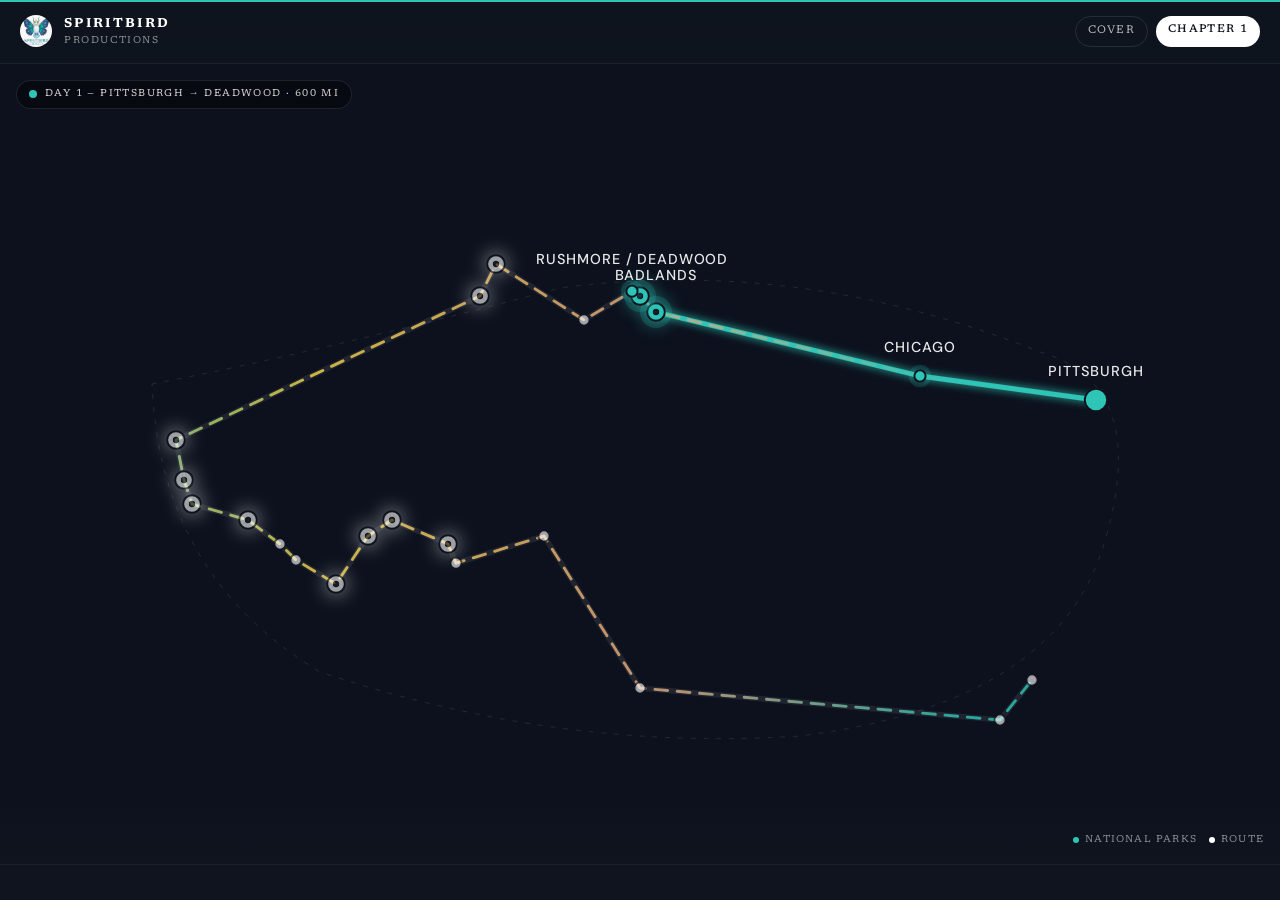
<file: epic/index.html>
<!doctype html>
<html lang="en">
  <head>
    <meta charset="utf-8" />
    <meta name="viewport" content="width=device-width, initial-scale=1, viewport-fit=cover, user-scalable=no" />
    <meta name="color-scheme" content="light dark" />
    <!-- Empty inline icon: stops the browser fetching /favicon.ico, which
         lives outside the space's routes and fails auth. -->
    <link rel="icon" href="data:," />
    <title>EPIC — Tom & Alex's Memory Book</title>
    
  <link rel="stylesheet" crossorigin href="./assets/index-y8s3fyct.css"><script type="module" crossorigin src="./assets/index-a6xt573j.js"></script></head>
  <body>
    <div
      data-generated-space-root=""
      data-generated-space-slug="epic-tom-alex-s-memory-book"
    ></div>
  </body>
</html>
</file>
<file: epic/assets/index-y8s3fyct.css>
@import "https://fonts.googleapis.com/css2?family=Space+Grotesk:wght@400;500;700&family=Newsreader:ital,opsz,wght@0,6..72,300;0,6..72,400;0,6..72,500;1,6..72,400&family=DM+Sans:wght@400;500&display=swap";:root{--buncss-light:initial;--buncss-dark: ;color-scheme:light dark;--twsa-safe-area-inset-top:env(safe-area-inset-top,0px);--twsa-safe-area-inset-right:env(safe-area-inset-right,0px);--twsa-safe-area-inset-bottom:env(safe-area-inset-bottom,0px);--twsa-safe-area-inset-left:env(safe-area-inset-left,0px)}@media (prefers-color-scheme:dark){:root{--buncss-light: ;--buncss-dark:initial}}html,[data-generated-space-root]{height:100%;min-height:100%}[data-generated-space-root]{overflow:auto;position:fixed;scrollbar-width:none;inset:0}.hatch-space-root[data-hatch-space-root]{--hatch-space-bottom-padding:calc(var(--bottom-padding,0px) + env(safe-area-inset-bottom,0px));box-sizing:border-box;min-height:calc(100% + var(--header-height,0px) + var(--hatch-space-bottom-padding));min-height:calc(100dvh + var(--header-height,0px) + var(--hatch-space-bottom-padding));padding-top:var(--header-height,0px);padding-bottom:var(--hatch-space-bottom-padding);background:var(--bg,#f4f7fb);color:var(--text,#0f172a)}@media (prefers-color-scheme:dark){.hatch-space-root[data-hatch-space-root]{background:var(--bg,#0c111b);color:var(--text,#e5eef9)}}[data-generated-space-root]::-webkit-scrollbar{display:none}/*! tailwindcss v4.0.9 | MIT License | https://tailwindcss.com */@layer theme{:root,:host{--color-black:#000;--color-white:#fff;--spacing:.25rem;--font-weight-light:300;--font-weight-medium:500;--font-weight-bold:700;--tracking-wide:.025em;--animate-pulse:pulse 2s cubic-bezier(.4,0,.6,1)infinite;--blur-md:12px;--blur-xl:24px;--default-transition-duration:.15s;--default-transition-timing-function:cubic-bezier(.4,0,.2,1)}}@layer base{*,:after,:before{box-sizing:border-box;border:0 solid;margin:0;padding:0}::backdrop{box-sizing:border-box;border:0 solid;margin:0;padding:0}::-webkit-file-upload-button{box-sizing:border-box;border:0 solid;margin:0;padding:0}::file-selector-button{box-sizing:border-box;border:0 solid;margin:0;padding:0}html,:host{-webkit-text-size-adjust:100%;tab-size:4;font-feature-settings:initial;font-variation-settings:initial;-webkit-tap-highlight-color:transparent;font-family:ui-sans-serif,system-ui,-apple-system,BlinkMacSystemFont,Segoe UI,Roboto,Noto Sans,Ubuntu,Cantarell,Helvetica Neue,sans-serif,Apple Color Emoji,Segoe UI Emoji,Segoe UI Symbol,Noto Color Emoji;line-height:1.5}hr{color:inherit;border-top-width:1px;height:0}abbr:where([title]){-webkit-text-decoration:underline dotted;text-decoration:underline dotted}h1,h2,h3,h4,h5,h6{font-size:inherit;font-weight:inherit}a{color:inherit;-webkit-text-decoration:inherit;text-decoration:inherit}b,strong{font-weight:bolder}code,kbd,samp,pre{font-feature-settings:initial;font-variation-settings:initial;font-family:ui-monospace,SFMono-Regular,Menlo,Monaco,Consolas,Liberation Mono,Courier New,monospace;font-size:1em}small{font-size:80%}sub,sup{position:relative;vertical-align:baseline;font-size:75%;line-height:0}sub{bottom:-.25em}sup{top:-.5em}table{text-indent:0;border-color:inherit;border-collapse:collapse}:-moz-focusring{outline:auto}progress{vertical-align:baseline}summary{display:list-item}ol,ul,menu{list-style:none}img,svg,video,canvas,audio,iframe,embed,object{display:block;vertical-align:middle}img,video{max-width:100%;height:auto}button,input,select,optgroup,textarea{font:inherit;font-feature-settings:inherit;font-variation-settings:inherit;letter-spacing:inherit;color:inherit;opacity:1;background-color:#0000;border-radius:0}::-webkit-file-upload-button{font:inherit;font-feature-settings:inherit;font-variation-settings:inherit;letter-spacing:inherit;color:inherit;opacity:1;background-color:#0000;border-radius:0}::file-selector-button{font:inherit;font-feature-settings:inherit;font-variation-settings:inherit;letter-spacing:inherit;color:inherit;opacity:1;background-color:#0000;border-radius:0}:where(select:-webkit-any([multiple],[size])) optgroup{font-weight:bolder}:where(select:-moz-any([multiple],[size])) optgroup{font-weight:bolder}:where(select:is([multiple],[size])) optgroup{font-weight:bolder}:where(select:-webkit-any([multiple],[size])) optgroup option{padding-inline-start:20px}:where(select:-moz-any([multiple],[size])) optgroup option{padding-inline-start:20px}:where(select:is([multiple],[size])) optgroup option{padding-inline-start:20px}::-webkit-file-upload-button{margin-inline-end:4px}::file-selector-button{margin-inline-end:4px}::placeholder{opacity:1}@supports ( not (-webkit-appearance: -apple-pay-button)) or (contain-intrinsic-size: 1px){::placeholder{color:color-mix(in oklab,currentcolor 50%,transparent)}}textarea{resize:vertical}::-webkit-search-decoration{-webkit-appearance:none}::-webkit-date-and-time-value{text-align:inherit;min-height:1lh}::-webkit-datetime-edit{display:inline-flex}::-webkit-datetime-edit-fields-wrapper{padding:0}::-webkit-datetime-edit{padding-block-start:0;padding-block-end:0}::-webkit-datetime-edit-year-field{padding-block-start:0;padding-block-end:0}::-webkit-datetime-edit-month-field{padding-block-start:0;padding-block-end:0}::-webkit-datetime-edit-day-field{padding-block-start:0;padding-block-end:0}::-webkit-datetime-edit-hour-field{padding-block-start:0;padding-block-end:0}::-webkit-datetime-edit-minute-field{padding-block-start:0;padding-block-end:0}::-webkit-datetime-edit-second-field{padding-block-start:0;padding-block-end:0}::-webkit-datetime-edit-millisecond-field{padding-block-start:0;padding-block-end:0}::-webkit-datetime-edit-meridiem-field{padding-block-start:0;padding-block-end:0}::-webkit-calendar-picker-indicator{line-height:1}:-moz-ui-invalid{box-shadow:none}button{appearance:button}input:where([type=button],[type=reset],[type=submit]){appearance:button}::-webkit-file-upload-button{appearance:button}::file-selector-button{appearance:button}::-webkit-inner-spin-button{height:auto}::-webkit-outer-spin-button{height:auto}[hidden]:where(:not([hidden=until-found])){display:none!important}}@layer utilities{.pointer-events-none{pointer-events:none}.visible{visibility:visible}.sr-only{position:absolute;overflow:hidden;clip:rect(0,0,0,0);white-space:nowrap;border-width:0;width:1px;height:1px;margin:-1px;padding:0}.absolute{position:absolute}.fixed{position:fixed}.relative{position:relative}.static{position:static}.sticky{position:sticky}.inset-0{inset:calc(var(--spacing)*0)}.top-0{top:calc(var(--spacing)*0)}.top-4{top:calc(var(--spacing)*4)}.right-0{right:calc(var(--spacing)*0)}.right-4{right:calc(var(--spacing)*4)}.bottom-0{bottom:calc(var(--spacing)*0)}.bottom-4{bottom:calc(var(--spacing)*4)}.left-0{left:calc(var(--spacing)*0)}.left-4{left:calc(var(--spacing)*4)}.z-40{z-index:40}.z-50{z-index:50}.\!container{width:100%!important}@media (min-width:40rem){.\!container{max-width:40rem!important}}@media (min-width:48rem){.\!container{max-width:48rem!important}}@media (min-width:64rem){.\!container{max-width:64rem!important}}@media (min-width:80rem){.\!container{max-width:80rem!important}}@media (min-width:96rem){.\!container{max-width:96rem!important}}.container{width:100%}@media (min-width:40rem){.container{max-width:40rem}}@media (min-width:48rem){.container{max-width:48rem}}@media (min-width:64rem){.container{max-width:64rem}}@media (min-width:80rem){.container{max-width:80rem}}@media (min-width:96rem){.container{max-width:96rem}}.mx-auto{margin-inline-start:auto;margin-inline-end:auto}.my-8{margin-block:calc(var(--spacing)*8)}.mt-1{margin-top:calc(var(--spacing)*1)}.mt-2{margin-top:calc(var(--spacing)*2)}.mt-3{margin-top:calc(var(--spacing)*3)}.mt-4{margin-top:calc(var(--spacing)*4)}.mt-5{margin-top:calc(var(--spacing)*5)}.mt-6{margin-top:calc(var(--spacing)*6)}.mt-8{margin-top:calc(var(--spacing)*8)}.mt-10{margin-top:calc(var(--spacing)*10)}.mt-20{margin-top:calc(var(--spacing)*20)}.block{display:block}.flex{display:flex}.hidden{display:none}.inline{display:inline}.inline-block{display:inline-block}.table{display:table}.aspect-\[4\/3\]{aspect-ratio:4/3}.aspect-\[4\/5\]{aspect-ratio:4/5}.h-1\.5{height:calc(var(--spacing)*1.5)}.h-2{height:calc(var(--spacing)*2)}.h-8{height:calc(var(--spacing)*8)}.h-10{height:calc(var(--spacing)*10)}.h-16{height:calc(var(--spacing)*16)}.h-\[2px\]{height:2px}.h-\[3px\]{height:3px}.h-\[48px\]{height:48px}.h-auto{height:auto}.h-full{height:100%}.h-px{height:1px}.min-h-screen{min-height:100vh}.w-1\.5{width:calc(var(--spacing)*1.5)}.w-2{width:calc(var(--spacing)*2)}.w-8{width:calc(var(--spacing)*8)}.w-10{width:calc(var(--spacing)*10)}.w-16{width:calc(var(--spacing)*16)}.w-\[48px\]{width:48px}.w-full{width:100%}.max-w-\[52ch\]{max-width:52ch}.max-w-\[720px\]{max-width:720px}.max-w-\[1440px\]{max-width:1440px}.min-w-0{min-width:calc(var(--spacing)*0)}.flex-1{flex:1}.shrink-0{flex-shrink:0}.origin-left{transform-origin:left}.translate-x-\[1px\]{--tw-translate-x:1px;translate:var(--tw-translate-x)var(--tw-translate-y)}.transform{transform:var(--tw-rotate-x)var(--tw-rotate-y)var(--tw-rotate-z)var(--tw-skew-x)var(--tw-skew-y)}.animate-pulse{animation:var(--animate-pulse)}.resize{resize:both}.items-baseline{align-items:baseline}.items-center{align-items: center}.justify-between{justify-content:space-between}.justify-center{justify-content:center}.gap-1\.5{gap:calc(var(--spacing)*1.5)}.gap-2{gap:calc(var(--spacing)*2)}.gap-3{gap:calc(var(--spacing)*3)}.gap-4{gap:calc(var(--spacing)*4)}:where(.space-y-2>:not(:last-child)){--tw-space-y-reverse:0;margin-block-start:calc(calc(var(--spacing)*2)*var(--tw-space-y-reverse));margin-block-end:calc(calc(var(--spacing)*2)*calc(1 - var(--tw-space-y-reverse)))}.overflow-hidden{overflow:hidden}.rounded-\[12px\]{border-radius:12px}.rounded-\[16px\]{border-radius:16px}.rounded-\[20px\]{border-radius:20px}.rounded-\[24px\]{border-radius:24px}.rounded-full{border-radius:3.40282e38px}.border{border-style:var(--tw-border-style);border-width:1px}.border-t{border-top-style:var(--tw-border-style);border-top-width:1px}.border-b{border-bottom-style:var(--tw-border-style);border-bottom-width:1px}.border-white\/10{border-color:color-mix(in oklab,var(--color-white)10%,transparent)}.border-white\/\[0\.06\]{border-color:color-mix(in oklab,var(--color-white)6%,transparent)}.bg-\[\#0c111d\]{background-color:#0c111d}.bg-\[\#0f141f\]{background-color:#0f141f}.bg-\[\#0f141f\]\/90{background-color:#0f141fe6;background-color:color(display-p3 .0626437 .0778443 .118095/.9);background-color:lab(6.24031% .307322 -8.39302/.9)}.bg-\[\#1a2332\]{background-color:#1a2332}.bg-\[\#2ec4b6\]{background-color:#2ec4b6}.bg-\[\#080b12\]{background-color:#080b12}.bg-\[\#151d2c\]{background-color:#151d2c}.bg-\[var\(--accent\)\]{background-color:var(--accent)}.bg-black\/40{background-color:color-mix(in oklab,var(--color-black)40%,transparent)}.bg-white{background-color:var(--color-white)}.bg-white\/10{background-color:color-mix(in oklab,var(--color-white)10%,transparent)}.bg-white\/15{background-color:color-mix(in oklab,var(--color-white)15%,transparent)}.bg-white\/\[0\.04\]{background-color:color-mix(in oklab,var(--color-white)4%,transparent)}.bg-gradient-to-br{--tw-gradient-position:to bottom right in oklab;background-image:linear-gradient(var(--tw-gradient-stops))}.bg-gradient-to-t{--tw-gradient-position:to top in oklab;background-image:linear-gradient(var(--tw-gradient-stops))}.from-\[\#0f141f\]{--tw-gradient-from:#0f141f;--tw-gradient-stops:var(--tw-gradient-via-stops,var(--tw-gradient-position),var(--tw-gradient-from)var(--tw-gradient-from-position),var(--tw-gradient-to)var(--tw-gradient-to-position))}.from-\[\#2a261f\]{--tw-gradient-from:#2a261f;--tw-gradient-stops:var(--tw-gradient-via-stops,var(--tw-gradient-position),var(--tw-gradient-from)var(--tw-gradient-from-position),var(--tw-gradient-to)var(--tw-gradient-to-position))}.to-\[\#1c1916\]{--tw-gradient-to:#1c1916;--tw-gradient-stops:var(--tw-gradient-via-stops,var(--tw-gradient-position),var(--tw-gradient-from)var(--tw-gradient-from-position),var(--tw-gradient-to)var(--tw-gradient-to-position))}.to-transparent{--tw-gradient-to:transparent;--tw-gradient-stops:var(--tw-gradient-via-stops,var(--tw-gradient-position),var(--tw-gradient-from)var(--tw-gradient-from-position),var(--tw-gradient-to)var(--tw-gradient-to-position))}.object-cover{object-fit:cover}.object-\[50\%_18\%\]{object-position:50% 18%}.p-4{padding:calc(var(--spacing)*4)}.p-6{padding:calc(var(--spacing)*6)}.p-8{padding:calc(var(--spacing)*8)}.px-1{padding-inline:calc(var(--spacing)*1)}.px-3{padding-inline:calc(var(--spacing)*3)}.px-4{padding-inline:calc(var(--spacing)*4)}.px-5{padding-inline:calc(var(--spacing)*5)}.px-6{padding-inline:calc(var(--spacing)*6)}.py-1\.5{padding-block:calc(var(--spacing)*1.5)}.py-2{padding-block:calc(var(--spacing)*2)}.py-3{padding-block:calc(var(--spacing)*3)}.py-3\.5{padding-block:calc(var(--spacing)*3.5)}.py-12{padding-block:calc(var(--spacing)*12)}.py-16{padding-block:calc(var(--spacing)*16)}.pt-safe{padding-top:var(--twsa-safe-area-inset-top)}.text-center{text-align:center}.text-\[10px\]{font-size:10px}.text-\[11px\]{font-size:11px}.text-\[12px\]{font-size:12px}.text-\[13px\]{font-size:13px}.text-\[14px\]{font-size:14px}.text-\[15px\]{font-size:15px}.text-\[17px\]{font-size:17px}.text-\[18px\]{font-size:18px}.text-\[19px\]{font-size:19px}.text-\[20px\]{font-size:20px}.text-\[24px\]{font-size:24px}.text-\[32px\]{font-size:32px}.text-\[36px\]{font-size:36px}.text-\[42px\]{font-size:42px}.text-\[56px\]{font-size:56px}.text-\[88px\]{font-size:88px}.leading-\[0\.9\]{--tw-leading:.9;line-height:.9}.leading-\[0\.95\]{--tw-leading:.95;line-height:.95}.leading-\[1\.4\]{--tw-leading:1.4;line-height:1.4}.leading-\[1\.5\]{--tw-leading:1.5;line-height:1.5}.leading-\[1\.6\]{--tw-leading:1.6;line-height:1.6}.leading-\[1\.7\]{--tw-leading:1.7;line-height:1.7}.leading-\[1\.15\]{--tw-leading:1.15;line-height:1.15}.leading-\[1\.65\]{--tw-leading:1.65;line-height:1.65}.leading-\[1\.75\]{--tw-leading:1.75;line-height:1.75}.font-\[var\(--font-body\)\]{--tw-font-weight:var(--font-body);font-weight:var(--font-body)}.font-\[var\(--font-heading\)\]{--tw-font-weight:var(--font-heading);font-weight:var(--font-heading)}.font-\[var\(--font-meta\)\]{--tw-font-weight:var(--font-meta);font-weight:var(--font-meta)}.font-bold{--tw-font-weight:var(--font-weight-bold);font-weight:var(--font-weight-bold)}.font-light{--tw-font-weight:var(--font-weight-light);font-weight:var(--font-weight-light)}.font-medium{--tw-font-weight:var(--font-weight-medium);font-weight:var(--font-weight-medium)}.tracking-\[-0\.02em\]{--tw-tracking:-.02em;letter-spacing:-.02em}.tracking-\[-0\.03em\]{--tw-tracking:-.03em;letter-spacing:-.03em}.tracking-\[-0\.04em\]{--tw-tracking:-.04em;letter-spacing:-.04em}.tracking-\[-0\.05em\]{--tw-tracking:-.05em;letter-spacing:-.05em}.tracking-\[0\.12em\]{--tw-tracking:.12em;letter-spacing:.12em}.tracking-\[0\.14em\]{--tw-tracking:.14em;letter-spacing:.14em}.tracking-\[0\.16em\]{--tw-tracking:.16em;letter-spacing:.16em}.tracking-\[0\.18em\]{--tw-tracking:.18em;letter-spacing:.18em}.tracking-\[0\.24em\]{--tw-tracking:.24em;letter-spacing:.24em}.tracking-\[0\.26em\]{--tw-tracking:.26em;letter-spacing:.26em}.tracking-\[0\.28em\]{--tw-tracking:.28em;letter-spacing:.28em}.tracking-wide{--tw-tracking:var(--tracking-wide);letter-spacing:var(--tracking-wide)}.text-\[\#0a0e1a\]{color:#0a0e1a}.text-\[\#0f141f\]{color:#0f141f}.text-\[\#2ec4b6\]{color:#2ec4b6}.text-\[\#4a5a50\]{color:#4a5a50}.text-\[\#d4a574\]{color:#d4a574}.text-\[\#e8e6e3\]\/80{color:#e8e6e3cc;color:color(display-p3 .908418 .902222 .891394/.8);color:lab(91.3869% .304163 1.71543/.8)}.text-\[\#f1ede9\]{color:#f1ede9}.text-\[\#f3ece1\]{color:#f3ece1}.text-\[\#f3ece1\]\/70{color:#f3ece1b3;color:color(display-p3 .948144 .926419 .886832/.7);color:lab(93.7269% 1.0533 6.23204/.7)}.text-\[\#ff9a5c\]{color:#ff9a5c}.text-\[var\(--dim\)\]{color:var(--dim)}.text-\[var\(--text\)\]{color:var(--text)}.text-white{color:var(--color-white)}.text-white\/10{color:color-mix(in oklab,var(--color-white)10%,transparent)}.text-white\/30{color:color-mix(in oklab,var(--color-white)30%,transparent)}.text-white\/40{color:color-mix(in oklab,var(--color-white)40%,transparent)}.text-white\/50{color:color-mix(in oklab,var(--color-white)50%,transparent)}.text-white\/60{color:color-mix(in oklab,var(--color-white)60%,transparent)}.text-white\/70{color:color-mix(in oklab,var(--color-white)70%,transparent)}.text-white\/80{color:color-mix(in oklab,var(--color-white)80%,transparent)}.uppercase{text-transform:uppercase}.not-italic{font-style:normal}.tabular-nums{--tw-numeric-spacing:tabular-nums;font-variant-numeric:var(--tw-ordinal,)var(--tw-slashed-zero,)var(--tw-numeric-figure,)var(--tw-numeric-spacing,)var(--tw-numeric-fraction,)}.antialiased{-webkit-font-smoothing:antialiased;-moz-osx-font-smoothing:grayscale}.opacity-0{opacity:0}.opacity-60{opacity:.6}.opacity-70{opacity:.7}.opacity-80{opacity:.8}.opacity-100{opacity:1}.ring-1{--tw-ring-shadow:var(--tw-ring-inset,)0 0 0 calc(1px + var(--tw-ring-offset-width))var(--tw-ring-color,currentColor);box-shadow:var(--tw-inset-shadow),var(--tw-inset-ring-shadow),var(--tw-ring-offset-shadow),var(--tw-ring-shadow),var(--tw-shadow)}.ring-white\/10{--tw-ring-color:color-mix(in oklab,var(--color-white)10%,transparent)}.outline{outline-style:var(--tw-outline-style);outline-width:1px}.blur{--tw-blur:blur(8px);filter:var(--tw-blur,)var(--tw-brightness,)var(--tw-contrast,)var(--tw-grayscale,)var(--tw-hue-rotate,)var(--tw-invert,)var(--tw-saturate,)var(--tw-sepia,)var(--tw-drop-shadow,)}.drop-shadow-\[0_0_6px_currentColor\]{--tw-drop-shadow:drop-shadow(0 0 6px currentColor);filter:var(--tw-blur,)var(--tw-brightness,)var(--tw-contrast,)var(--tw-grayscale,)var(--tw-hue-rotate,)var(--tw-invert,)var(--tw-saturate,)var(--tw-sepia,)var(--tw-drop-shadow,)}.filter{filter:var(--tw-blur,)var(--tw-brightness,)var(--tw-contrast,)var(--tw-grayscale,)var(--tw-hue-rotate,)var(--tw-invert,)var(--tw-saturate,)var(--tw-sepia,)var(--tw-drop-shadow,)}.backdrop-blur-md{--tw-backdrop-blur:blur(var(--blur-md));-webkit-backdrop-filter:var(--tw-backdrop-blur,)var(--tw-backdrop-brightness,)var(--tw-backdrop-contrast,)var(--tw-backdrop-grayscale,)var(--tw-backdrop-hue-rotate,)var(--tw-backdrop-invert,)var(--tw-backdrop-opacity,)var(--tw-backdrop-saturate,)var(--tw-backdrop-sepia,);backdrop-filter:var(--tw-backdrop-blur,)var(--tw-backdrop-brightness,)var(--tw-backdrop-contrast,)var(--tw-backdrop-grayscale,)var(--tw-backdrop-hue-rotate,)var(--tw-backdrop-invert,)var(--tw-backdrop-opacity,)var(--tw-backdrop-saturate,)var(--tw-backdrop-sepia,)}.backdrop-blur-xl{--tw-backdrop-blur:blur(var(--blur-xl));-webkit-backdrop-filter:var(--tw-backdrop-blur,)var(--tw-backdrop-brightness,)var(--tw-backdrop-contrast,)var(--tw-backdrop-grayscale,)var(--tw-backdrop-hue-rotate,)var(--tw-backdrop-invert,)var(--tw-backdrop-opacity,)var(--tw-backdrop-saturate,)var(--tw-backdrop-sepia,);backdrop-filter:var(--tw-backdrop-blur,)var(--tw-backdrop-brightness,)var(--tw-backdrop-contrast,)var(--tw-backdrop-grayscale,)var(--tw-backdrop-hue-rotate,)var(--tw-backdrop-invert,)var(--tw-backdrop-opacity,)var(--tw-backdrop-saturate,)var(--tw-backdrop-sepia,)}.transition{transition-property:color,background-color,border-color,outline-color,text-decoration-color,fill,stroke,--tw-gradient-from,--tw-gradient-via,--tw-gradient-to,opacity,box-shadow,transform,translate,scale,rotate,filter,-webkit-backdrop-filter,backdrop-filter;transition-timing-function:var(--tw-ease,var(--default-transition-timing-function));transition-duration:var(--tw-duration,var(--default-transition-duration))}.transition-all{transition-property:all;transition-timing-function:var(--tw-ease,var(--default-transition-timing-function));transition-duration:var(--tw-duration,var(--default-transition-duration))}.transition-opacity{transition-property:opacity;transition-timing-function:var(--tw-ease,var(--default-transition-timing-function));transition-duration:var(--tw-duration,var(--default-transition-duration))}.duration-100{--tw-duration:.1s;transition-duration:.1s}.duration-500{--tw-duration:.5s;transition-duration:.5s}@media (hover:hover){.hover\:scale-\[1\.03\]:hover{scale:1.03}}@media (hover:hover){.hover\:bg-white\/5:hover{background-color:color-mix(in oklab,var(--color-white)5%,transparent)}}@media (hover:hover){.hover\:bg-white\/10:hover{background-color:color-mix(in oklab,var(--color-white)10%,transparent)}}.focus-visible\:outline:focus-visible{outline-style:var(--tw-outline-style);outline-width:1px}.focus-visible\:outline-2:focus-visible{outline-style:var(--tw-outline-style);outline-width:2px}.focus-visible\:outline-offset-2:focus-visible{outline-offset:2px}.focus-visible\:outline-\[\#2ec4b6\]:focus-visible{outline-color:#2ec4b6}.focus-visible\:outline-\[var\(--accent\)\]:focus-visible{outline-color:var(--accent)}.focus-visible\:outline-white:focus-visible{outline-color:var(--color-white)}.focus-visible\:outline-white\/50:focus-visible{outline-color:color-mix(in oklab,var(--color-white)50%,transparent)}.active\:scale-\[0\.97\]:active{scale:.97}.disabled\:opacity-50:disabled{opacity:.5}@media (min-width:40rem){.sm\:flex{display:flex}}@media (min-width:40rem){.sm\:p-5{padding:calc(var(--spacing)*5)}}@media (min-width:40rem){.sm\:p-12{padding:calc(var(--spacing)*12)}}@media (min-width:40rem){.sm\:px-10{padding-inline:calc(var(--spacing)*10)}}@media (min-width:40rem){.sm\:py-16{padding-block:calc(var(--spacing)*16)}}@media (min-width:40rem){.sm\:py-20{padding-block:calc(var(--spacing)*20)}}@media (min-width:40rem){.sm\:py-24{padding-block:calc(var(--spacing)*24)}}@media (min-width:40rem){.sm\:text-\[40px\]{font-size:40px}}@media (min-width:40rem){.sm\:text-\[42px\]{font-size:42px}}@media (min-width:40rem){.sm\:text-\[48px\]{font-size:48px}}@media (min-width:40rem){.sm\:text-\[72px\]{font-size:72px}}@media (min-width:40rem){.sm\:text-\[112px\]{font-size:112px}}}:root{--twsa-safe-area-inset-top:env(safe-area-inset-top);--twsa-safe-area-inset-right:env(safe-area-inset-right);--twsa-safe-area-inset-bottom:env(safe-area-inset-bottom);--twsa-safe-area-inset-left:env(safe-area-inset-left);--buncss-light:initial;--buncss-dark: ;--buncss-light:initial;--buncss-dark: ;color-scheme:light dark;--bg:#0f141f;--surface:#1a2332;--surface-2:#212f45;--text:#f1ede9;--dim:#a8b2c0;--dim-2:#7a869a;--border:#2a3448;--accent:#2ec4b6;--accent-2:#e8a87c;--paper:#f8f3eb;--radius:16px;--font-heading:"Space Grotesk",system-ui,sans-serif;--font-body:"Newsreader",Georgia,serif;--font-meta:"DM Sans",system-ui,sans-serif}@media (prefers-color-scheme:dark){:root{--buncss-light: ;--buncss-dark:initial;--buncss-light: ;--buncss-dark:initial}}@media (prefers-color-scheme:light){:root{--bg:#f8f3eb;--surface:#fff;--surface-2:#f1ede9;--text:#101728;--dim:#6b7280}}*{scrollbar-width:thin;scrollbar-color:var(--border)transparent}html{scroll-behavior:smooth;background:var(--bg)}body{background:var(--bg);color:var(--text);font-family:var(--font-body);-webkit-font-smoothing:antialiased;text-rendering:optimizeLegibility;overflow-x:hidden;margin:0}:focus-visible{outline:2px solid var(--accent);outline-offset:3px;border-radius:2px}::selection{background:var(--accent);color:#0a0e1a}.skip-link{position:absolute;background:var(--accent);color:#0a0e1a;z-index:100;font-family:var(--font-meta);text-decoration:none;border-radius:0 0 8px;padding:12px 20px;font-weight:500;top:-100%;left:0}.skip-link:focus{top:0}.no-scrollbar::-webkit-scrollbar{display:none}.no-scrollbar{-ms-overflow-style:none;scrollbar-width:none}.prose-editorial p{font-family:var(--font-body);font-optical-sizing:auto;letter-spacing:-.011em;margin-bottom:1.5em;font-weight:400;line-height:1.75}.prose-editorial p:last-child{margin-bottom:0}.prose-editorial p.lead{letter-spacing:-.02em;font-size:1.25em;font-weight:300;line-height:1.6}.photo-wrap{position:relative;overflow:hidden;background:var(--surface-2);isolation:isolate}.photo-wrap img{transition:transform .8s cubic-bezier(.16,1,.3,1),filter .6s}.photo-wrap:hover img,.photo-wrap:focus-within img{transform:scale(1.02)}.grain:after{content:"";position:absolute;pointer-events:none;opacity:.035;mix-blend-mode:soft-light;background-image:url("data:image/svg+xml,%3Csvg viewBox='0 0 256 256' xmlns='http://www.w3.org/2000/svg'%3E%3Cfilter id='noiseFilter'%3E%3CfeTurbulence type='fractalNoise' baseFrequency='0.9' numOctaves='4' stitchTiles='stitch'/%3E%3C/filter%3E%3Crect width='100%25' height='100%25' filter='url(%23noiseFilter)'/%3E%3C/svg%3E");inset:0}@keyframes birdFly{0%{transform:translate(-120px)translateY(0)rotate(-2deg);opacity:0}10%{opacity:1}50%{transform:translate(50vw)translateY(-8px)rotate(2deg)}90%{opacity:1}to{transform:translate(calc(100vw + 120px))translateY(4px)rotate(-1deg);opacity:0}}@keyframes pulse-glow{0%,to{opacity:.6}50%{opacity:1}}.route-dash{stroke-dasharray:8 6;animation:route-move 18s linear infinite}@keyframes route-move{to{stroke-dashoffset:-140}}@media (prefers-reduced-motion:reduce){.route-dash{animation:none}.photo-wrap img{transition:none}html{scroll-behavior:auto}}@property --tw-translate-x{syntax:"*";inherits:false;initial-value:0}@property --tw-translate-y{syntax:"*";inherits:false;initial-value:0}@property --tw-translate-z{syntax:"*";inherits:false;initial-value:0}@property --tw-rotate-x{syntax:"*";inherits:false;initial-value:rotateX(0)}@property --tw-rotate-y{syntax:"*";inherits:false;initial-value:rotateY(0)}@property --tw-rotate-z{syntax:"*";inherits:false;initial-value:rotateZ(0)}@property --tw-skew-x{syntax:"*";inherits:false;initial-value:skewX(0)}@property --tw-skew-y{syntax:"*";inherits:false;initial-value:skewY(0)}@property --tw-space-y-reverse{syntax:"*";inherits:false;initial-value:0}@property --tw-border-style{syntax:"*";inherits:false;initial-value:solid}@property --tw-gradient-position{syntax:"*";inherits:false}@property --tw-gradient-from{syntax:"<color>";inherits:false;initial-value:#0000}@property --tw-gradient-via{syntax:"<color>";inherits:false;initial-value:#0000}@property --tw-gradient-to{syntax:"<color>";inherits:false;initial-value:#0000}@property --tw-gradient-stops{syntax:"*";inherits:false}@property --tw-gradient-via-stops{syntax:"*";inherits:false}@property --tw-gradient-from-position{syntax:"<length-percentage>";inherits:false;initial-value:0%}@property --tw-gradient-via-position{syntax:"<length-percentage>";inherits:false;initial-value:50%}@property --tw-gradient-to-position{syntax:"<length-percentage>";inherits:false;initial-value:100%}@property --tw-leading{syntax:"*";inherits:false}@property --tw-font-weight{syntax:"*";inherits:false}@property --tw-tracking{syntax:"*";inherits:false}@property --tw-ordinal{syntax:"*";inherits:false}@property --tw-slashed-zero{syntax:"*";inherits:false}@property --tw-numeric-figure{syntax:"*";inherits:false}@property --tw-numeric-spacing{syntax:"*";inherits:false}@property --tw-numeric-fraction{syntax:"*";inherits:false}@property --tw-shadow{syntax:"*";inherits:false;initial-value:0 0 #0000}@property --tw-shadow-color{syntax:"*";inherits:false}@property --tw-inset-shadow{syntax:"*";inherits:false;initial-value:0 0 #0000}@property --tw-inset-shadow-color{syntax:"*";inherits:false}@property --tw-ring-color{syntax:"*";inherits:false}@property --tw-ring-shadow{syntax:"*";inherits:false;initial-value:0 0 #0000}@property --tw-inset-ring-color{syntax:"*";inherits:false}@property --tw-inset-ring-shadow{syntax:"*";inherits:false;initial-value:0 0 #0000}@property --tw-ring-inset{syntax:"*";inherits:false}@property --tw-ring-offset-width{syntax:"<length>";inherits:false;initial-value:0}@property --tw-ring-offset-color{syntax:"*";inherits:false;initial-value:#fff}@property --tw-ring-offset-shadow{syntax:"*";inherits:false;initial-value:0 0 #0000}@property --tw-outline-style{syntax:"*";inherits:false;initial-value:solid}@property --tw-blur{syntax:"*";inherits:false}@property --tw-brightness{syntax:"*";inherits:false}@property --tw-contrast{syntax:"*";inherits:false}@property --tw-grayscale{syntax:"*";inherits:false}@property --tw-hue-rotate{syntax:"*";inherits:false}@property --tw-invert{syntax:"*";inherits:false}@property --tw-opacity{syntax:"*";inherits:false}@property --tw-saturate{syntax:"*";inherits:false}@property --tw-sepia{syntax:"*";inherits:false}@property --tw-drop-shadow{syntax:"*";inherits:false}@property --tw-backdrop-blur{syntax:"*";inherits:false}@property --tw-backdrop-brightness{syntax:"*";inherits:false}@property --tw-backdrop-contrast{syntax:"*";inherits:false}@property --tw-backdrop-grayscale{syntax:"*";inherits:false}@property --tw-backdrop-hue-rotate{syntax:"*";inherits:false}@property --tw-backdrop-invert{syntax:"*";inherits:false}@property --tw-backdrop-opacity{syntax:"*";inherits:false}@property --tw-backdrop-saturate{syntax:"*";inherits:false}@property --tw-backdrop-sepia{syntax:"*";inherits:false}@property --tw-duration{syntax:"*";inherits:false}@keyframes pulse{50%{opacity:.5}}
</file>
